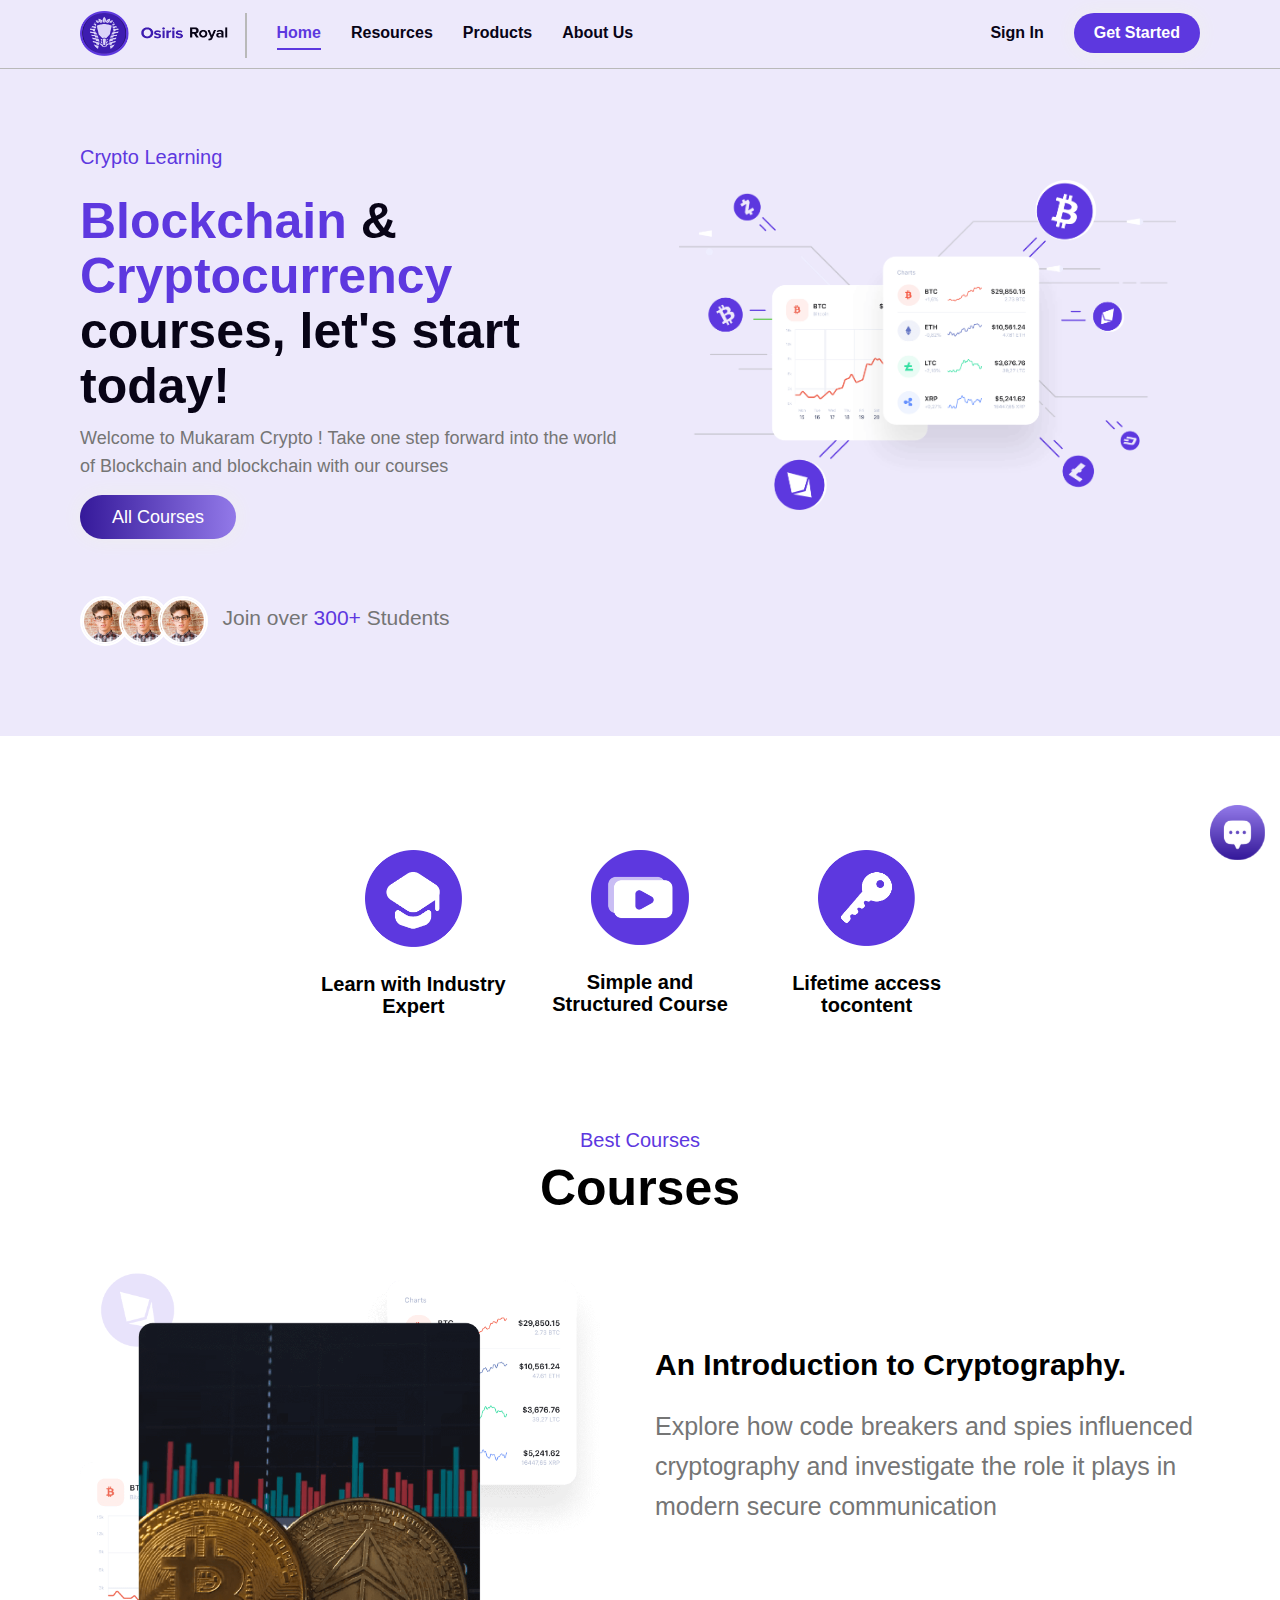
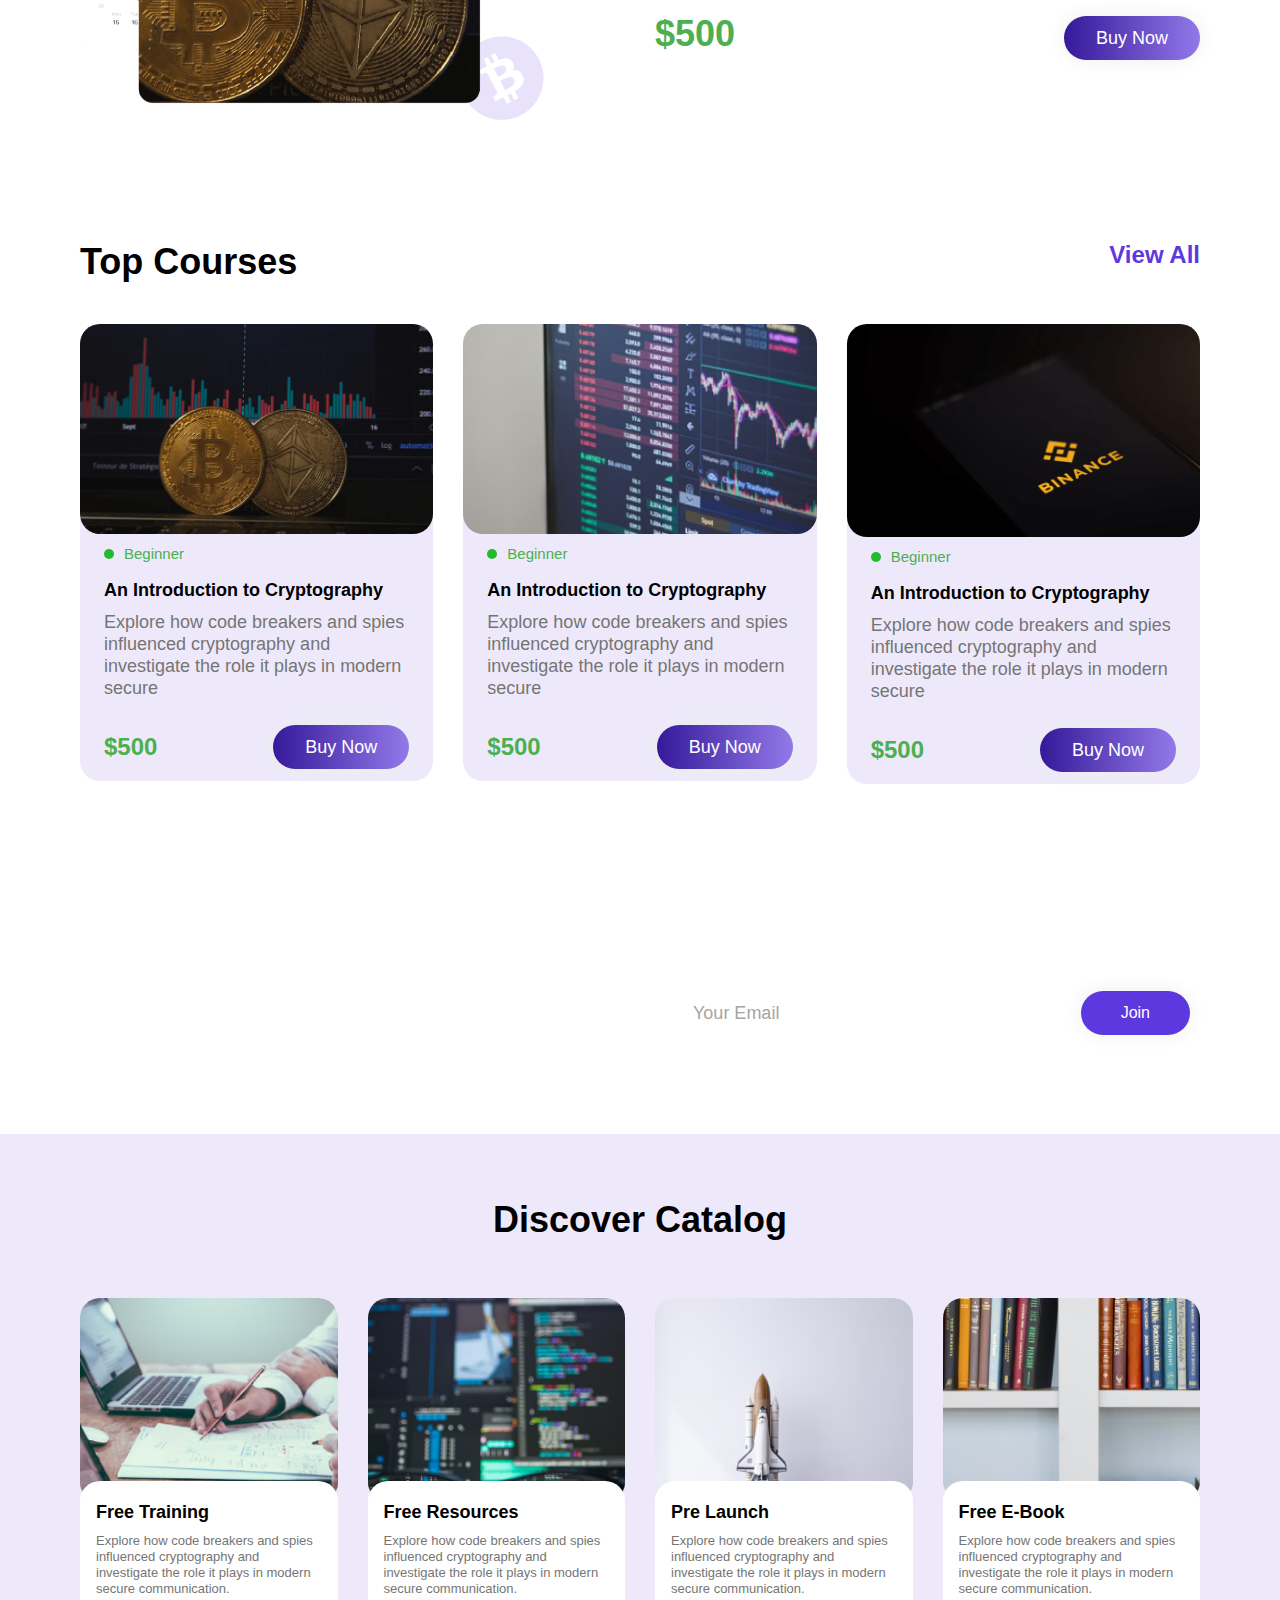
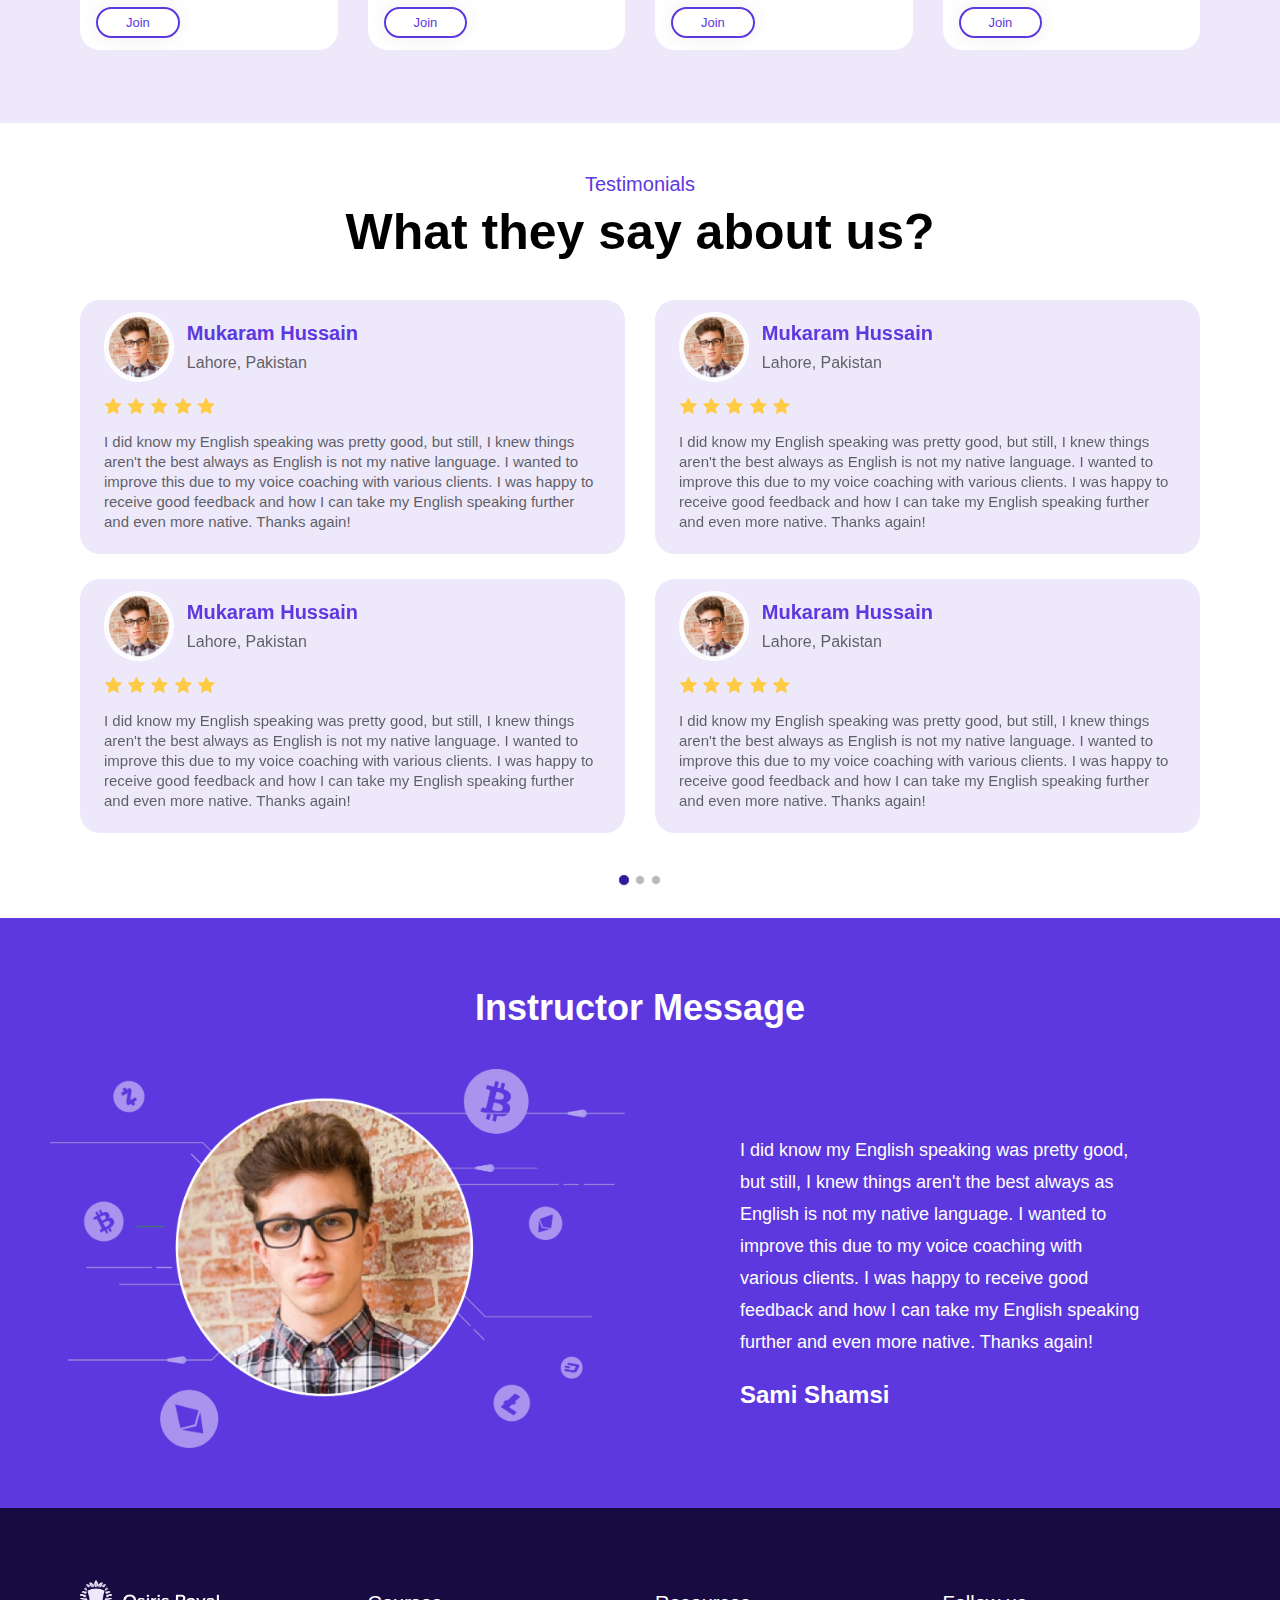
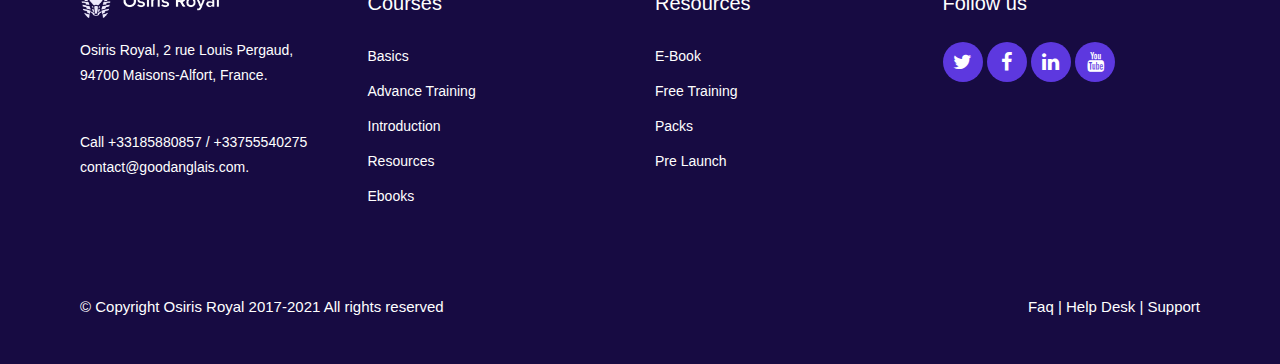
<file: index.html>
<!DOCTYPE html>
<html lang="en">
   <head>
      <title>Osrsis</title>
      <meta charset="utf-8">
      <meta name="viewport" content="width=device-width, initial-scale=1">
      <link rel="stylesheet" href="assets/bootstrap.min.css">
      <link rel=icon href=images/logo.jpeg sizes="16x16" type="image/jpef">
      <link rel="stylesheet" href="assets/w3.css">
      <link rel="stylesheet" href="assets/style.css">
      <link rel="stylesheet" href="https://cdnjs.cloudflare.com/ajax/libs/font-awesome/4.7.0/css/font-awesome.min.css">
      <script src="assets/jquery-3.5.1.min.js"></script>
      <script src="assets/javascript.js"></script>
      <script src="assets/bootstrap.min.js"></script>
   </head>
   <body id="myPage">
      <nav class="navbar navbar-default navbar-fixed-top">
         <div class="container">
            <div class="navbar-header">
               <button type="button" class="navbar-toggle" data-toggle="collapse" data-target="#myNavbar">
               <span class="icon-bar"></span>
               <span class="icon-bar"></span>
               <span class="icon-bar"></span>                        
               </button>
               <a class="navbar-brand" href="#myPage"><img src="images/HomePage/logo.png" alt="ARP L.L.C" class="logo-img-style">
               </a>
               <a class="navbar-brand">
                  <div class="menu-vr-line">
                  </div>
               </a>
            </div>
            <div class="collapse navbar-collapse" id="myNavbar">
               <ul class="nav navbar-nav">
                  <li><a href="index.html" class="active-nav">Home</a></li>
                  <li><a href="resources.html" >Resources</a></li>
                  <li><a href="products.html">Products</a></li>
                  <li><a href="about_us.html">About Us</a></li>
               </ul>
               <ul class="nav navbar-nav navbar-right">
                  <li><a href="sign_in.html" > Sign In</a></li>
                  <li><a href="sign_up.html"><button class="btn-nav-manu main-col-bg">Get Started</button></a></li>
               </ul>
            </div>
         </div>
      </nav>
      <!--header-->
      <div class="jumbotron bg-grey">
         <div class="container">
            <div class="row">
               <div class="col-sm-12 col-md-6 col-lg-6">
                  <h4 class="main-col w3-padding-16">Crypto Learning</h4>
                  <h1 class="main-col font-w-700">Blockchain <span class="text-col">&</span> Cryptocurrency <span class="text-col">courses, let's start today!</span></h1>
                  <p class="w3-text-gray header-small-text">Welcome to Mukaram Crypto ! Take one step forward into the
                     world of Blockchain and blockchain with our courses
                  </p>
                  <p><button class="btn-grad">All Courses</button></p>
                  <div class="horizontal-list w3-padding-32-top">
                     <ul>
                        <li><img src="images/HomePage/boy.png" class="list-img-style"></li>
                        <li><img src="images/HomePage/boy.png" class="list-img-style"></li>
                        <li><img src="images/HomePage/boy.png" class="list-img-style"></li>
                        <li>
                           <p class="w3-text-gray">Join over <span class="main-col">300+ </span>Students</p>
                        </li>
                     </ul>
                  </div>
               </div>
               <div class="col-sm-12 col-md-6 col-lg-6 w3-padding-48-top">
                  <div class="w3-padding-large ">
                     <img class="w3-image" src="images/HomePage/header.png">
                  </div>
               </div>
            </div>
         </div>
      </div>
      <!--(Services Section) -->
      <div id="services" class=" text-center w3-text-black w3-padding-40 w3-white">
         <div class="container">
            <div class="row w3-content-2 w3-padding-32-top">
               <div class="col-sm-4  w3-padding">
                  <img src="images/HomePage/cap.png" class="w3-image service-img">
                  <h4 class="w3-padding-16-top font-w-700">Learn with Industry Expert</h4>
               </div>
               <div class="col-sm-4 w3-padding">
                  <img src="images/HomePage/yv.png" class="w3-image service-img">
                  <h4 class="w3-padding-16-top font-w-700">Simple and Structured Course</h4>
               </div>
               <div class="col-sm-4 w3-padding">
                  <img src="images/HomePage/key.png" class="w3-image service-img">
                  <h4 class="w3-padding-16-top font-w-700">Lifetime access tocontent</h4>
               </div>
            </div>
         </div>
      </div>
      <!-- Crypto -->
      <div id="crypto" class="w3-white w3-text-black w3-padding-40">
         <h4 class="main-col text-center">Best Courses</h4>
         <h1 class="font-w-700 text-center">Courses</h1>
         <div class="container">
            <div class="row w3-padding-32">
               <div class="col-sm-12 col-md-6 col-lg-6 w3-center">
                  <img class="w3-image mask-image" src="images/HomePage/mask-bg.png">
               </div>
               <div class="col-sm-12 col-md-6 col-lg-6 padding-top-80">
                  <h2 class="font-w-700 crypto">An Introduction to Cryptography.</h2>
                  <br>
                  <p class="w3-text-gray course-text">Explore how code breakers and spies
                     influenced cryptography and investigate 
                     the role it plays in modern secure 
                     communication
                  </p>
                  <div class="padding-top-80">
                     <div class="w3-left price-style" ><span class="w3-xxlarge w3-text-green" ><strong>$500</strong></span></div>
                     <div class="w3-right"><button class="btn-grad" onclick="BuyNow()">Buy Now</button></div>
                  </div>
               </div>
            </div>
         </div>
      </div>
      <!-- Courses -->
      <div id="courses" class="w3-text-black w3-padding-40  w3-white">
         <div class="container">
            <h4 class="main-col font-w-700 w3-xlarge w3-right">View All</h4>
            <h2 class="font-w-700 w3-xxlarge w3-left">Top Courses</h2>
         </div>
         <div class="container">
            <div class="row w3-padding-32">
               <div class="col-sm-6 col-xs-12 col-md-6 col-lg-4 w3-margin-bottom-15">
                  <div class="w3-border-radius-20 bg-gray">
                     <a href="file.html">
                        <div class="containerr">
                           <img src="images/HomePage/maskg.png" alt="TravelandShopping" class="w3-image w3-border-radius-20" loading="">
                           <div class="overlayy">
                              <div class="text">See More</div>
                           </div>
                        </div>
                     </a>
                     <div class="w3-container w3-padding-large">
                        <div class="w3-row">
                           <div class="w3-col width-20" >
                              <p class="w3-green dot-style"></p>
                           </div>
                           <div class="w3-rest">
                              <p class="w3-text-green">Beginner</p>
                           </div>
                        </div>
                        <h5 class="font-w-700">An Introduction to Cryptography</h5>
                        <p class="w3-text-gray top-course-text">Explore how code breakers and spies
                           influenced cryptography and investigate 
                           the role it plays in modern secure 
                        </p>
                        <div class="w3-padding-16">
                           <div class="w3-left w3-padding-10"><span class="w3-xlarge w3-text-green"><strong>$500</strong></span></div>
                           <div class="w3-right"><button class="btn-grad">Buy Now</button></div>
                        </div>
                     </div>
                  </div>
               </div>
               <div class="col-sm-6 col-xs-12 col-md-6 col-lg-4 w3-margin-bottom-15">
                  <div class="w3-border-radius-20 bg-gray">
                     <a href="Tfile.html">
                        <div class="containerr">
                           <img src="images/HomePage/maskg2.png" alt="TravelandShopping" class="w3-image  w3-border-radius-20" loading="">
                           <div class="overlayy">
                              <div class="text">See More</div>
                           </div>
                        </div>
                     </a>
                     <div class="w3-container w3-padding-large">
                        <div class="w3-row">
                           <div class="w3-col width-20" >
                              <p class="w3-green dot-style"></p>
                           </div>
                           <div class="w3-rest">
                              <p class="w3-text-green">Beginner</p>
                           </div>
                        </div>
                        <h5 class="font-w-700">An Introduction to Cryptography</h5>
                        <p class="w3-text-gray top-course-text">Explore how code breakers and spies
                           influenced cryptography and investigate 
                           the role it plays in modern secure 
                        </p>
                        <div class="w3-padding-16">
                           <div class="w3-left w3-padding-10"><span class="w3-xlarge w3-text-green"><strong>$500</strong></span></div>
                           <div class="w3-right"><button class="btn-grad">Buy Now</button></div>
                        </div>
                     </div>
                  </div>
               </div>
               <div class="col-sm-6 col-xs-12 col-md-6 col-lg-4 w3-margin-bottom-15">
                  <div class="w3-border-radius-20 bg-gray">
                     <a href="file.html">
                        <div class="containerr">
                           <img src="images/HomePage/binance.png" alt="TravelandShopping" class="w3-image  w3-border-radius-20" loading="">
                           <div class="overlayy">
                              <div class="text">See More</div>
                           </div>
                        </div>
                     </a>
                     <div class="w3-container w3-padding-large">
                        <div class="w3-row">
                           <div class="w3-col width-20" >
                              <p class="w3-green dot-style"></p>
                           </div>
                           <div class="w3-rest">
                              <p class="w3-text-green">Beginner</p>
                           </div>
                        </div>
                        <h5 class="font-w-700">An Introduction to Cryptography</h5>
                        <p class="w3-text-gray top-course-text">Explore how code breakers and spies
                           influenced cryptography and investigate 
                           the role it plays in modern secure 
                        </p>
                        <div class="w3-padding-16">
                           <div class="w3-left w3-padding-10"><span class="w3-xlarge w3-text-green"><strong>$500</strong></span></div>
                           <div class="w3-right"><button class="btn-grad">Buy Now</button></div>
                        </div>
                     </div>
                  </div>
               </div>
            </div>
         </div>
      </div>
      <!-- email-section -->
      <div id="email" class="w3-text-black w3-padding-40-top">
         <div class="bgimg-1" id="home">
            <div class="container">
               <div class="row w3-padding-32-top">
                  <div class="col-sm-12  col-md-12 col-lg-6 ">
                     <h2 class="font-w-700 w3-xxlarge w3-text-white">Get Monthly Update</h2>
                     <br>
                     <p class="w3-text-white signup-text">Sign up to our regular newsletter for<br> 
                        news, insight and latest courses
                     </p>
                  </div>
                  <div class="col-sm-12  col-md-12 col-lg-6 w3-padding-32-top">
                     <div class="wrapper">
                        <div class="box">
                           <input type="text" name="" placeholder="Your Email">
                           <button class="btn-form main-col-bg">Join</button>
                        </div>
                     </div>
                  </div>
               </div>
            </div>
         </div>
      </div>
      <!-- course catalogue Image with Logo Text -->
      <div id="catalog" class="w3-text-black bg-gray w3-padding-40">
         <div class="container">
            <h2 class="font-w-700 w3-xxlarge text-center w3-padding-16">Discover Catalog</h2>
            <div class="row w3-padding-32-top">
               <div class="col-sm-6 col-xs-12 col-md-6 col-lg-3 w3-margin-bottom-15">
                  <div class="card">
                     <img src="images/HomePage/c3.png" alt="catalog" class="cat-img-style">
                     <div class="cat-con-style w3-container w3-padding">
                        <h5 class="font-w-700">Free Training</h5>
                        <p class="w3-text-gray catalog-text">Explore how code breakers and spies
                           influenced cryptography and investigate 
                           the role it plays in modern secure 
                           communication.
                        </p>
                        <div class="w3-padding-8">
                           <div ><button class="btn-nav-border">Join</button></div>
                        </div>
                     </div>
                  </div>
               </div>
               <div class="col-sm-6 col-xs-12 col-md-6 col-lg-3 w3-margin-bottom-15">
                  <div class="card">
                     <img src="images/HomePage/c2.png" alt="catalog" class="cat-img-style">
                     <div class="cat-con-style w3-container w3-padding">
                        <h5 class="font-w-700">Free Resources</h5>
                        <p class="w3-text-gray catalog-text">Explore how code breakers and spies
                           influenced cryptography and investigate 
                           the role it plays in modern secure 
                           communication.
                        </p>
                        <div class="w3-padding-8">
                           <div ><button class="btn-nav-border">Join</button></div>
                        </div>
                     </div>
                  </div>
               </div>
               <div class="col-sm-6 col-xs-12 col-md-6 col-lg-3 w3-margin-bottom-15">
                  <div class="card">
                     <img src="images/HomePage/c1.png" alt="catalog" class="cat-img-style">
                     <div class="cat-con-style w3-container w3-padding">
                        <h5 class="font-w-700">Pre Launch</h5>
                        <p class="w3-text-gray catalog-text">Explore how code breakers and spies
                           influenced cryptography and investigate 
                           the role it plays in modern secure 
                           communication.
                        </p>
                        <div class="w3-padding-8">
                           <div ><button class="btn-nav-border">Join</button></div>
                        </div>
                     </div>
                  </div>
               </div>
               <div class="col-sm-6 col-xs-12 col-md-6 col-lg-3 w3-margin-bottom-15">
                  <div class="card">
                     <img src="images/HomePage/c4.png" alt="catalog" class="cat-img-style">
                     <div class="cat-con-style w3-container w3-padding">
                        <h5 class="font-w-700">Free E-Book</h5>
                        <p class="w3-text-gray catalog-text">Explore how code breakers and spies
                           influenced cryptography and investigate 
                           the role it plays in modern secure 
                           communication.
                        </p>
                        <div class="w3-padding-8">
                           <div ><button class="btn-nav-border">Join</button></div>
                        </div>
                     </div>
                  </div>
               </div>
            </div>
         </div>
      </div>
      <!--catalog-->
      <!--testimonial-->
      <div id="crousal" class="w3-text-black w3-padding-40 w3-white">
         <h4 class="main-col text-center">Testimonials</h4>
         <h1 class="font-w-700 text-center">What they say about us?</h1>
         <br><br>
         <div class="container">
            <div id="myCarousel" class="carousel slide" data-ride="carousel">
               <!-- Indicators -->
               <ol class="carousel-indicators" style="bottom:-40px">
                  <li data-target="#myCarousel" data-slide-to="0" class="active"></li>
                  <li data-target="#myCarousel" data-slide-to="1"></li>
                  <li data-target="#myCarousel" data-slide-to="2"></li>
               </ol>
               <!-- Wrapper for slides -->
               <div class="carousel-inner">
                  <div class="item active">
                     <div class="row">
                        <div class="col-sm-6 w3-margin-bottom-25">
                           <div class="w3-border-radius-20 bg-gray w3-padding-large">
                              <div class="w3-row">
                                 <div class="w3-col l2"><img src="images/HomePage/boy.png" class="slide-img-style"></div>
                                 <div class="w3-col l8">
                                    <h4 class="main-col font-w-700">Mukaram Hussain</h4>
                                    <h6 class="w3-opacity">Lahore, Pakistan</h6>
                                 </div>
                              </div>
                              <!--w3-row-->
                              <div class="w3-row">
                                 <div class="rating-stars">
                                    <ul>
                                       <li><i class="fa fa-star"></i></li>
                                       <li><i class="fa fa-star"></i></li>
                                       <li><i class="fa fa-star"></i></li>
                                       <li><i class="fa fa-star"></i></li>
                                       <li><i class="fa fa-star"></i></li>
                                    </ul>
                                 </div>
                                 <!--stars-->
                                 <p class="w3-opacity">I did know my English speaking was pretty good, but still, I knew things aren't the
                                    best always as English is not my native language. I wanted to improve this due to
                                    my voice coaching with various clients. I was happy to receive good feedback and
                                    how I can take my English speaking further and even more native. Thanks again!
                                 </p>
                              </div>
                              <!--row second-->         
                           </div>
                        </div>
                        <!--col-sm-6-->
                        <div class="col-sm-6 w3-margin-bottom-25">
                           <div class="w3-border-radius-20 bg-gray w3-padding-large">
                              <div class="w3-row">
                                 <div class="w3-col l2"><img src="images/HomePage/boy.png" class="slide-img-style"></div>
                                 <div class="w3-col l8">
                                    <h4 class="main-col font-w-700">Mukaram Hussain</h4>
                                    <h6 class="w3-opacity">Lahore, Pakistan</h6>
                                 </div>
                              </div>
                              <!--w3-row-->
                              <div class="w3-row">
                                 <div class="rating-stars">
                                    <ul>
                                       <li><i class="fa fa-star"></i></li>
                                       <li><i class="fa fa-star"></i></li>
                                       <li><i class="fa fa-star"></i></li>
                                       <li><i class="fa fa-star"></i></li>
                                       <li><i class="fa fa-star"></i></li>
                                    </ul>
                                 </div>
                                 <!--stars-->
                                 <p class="w3-opacity">I did know my English speaking was pretty good, but still, I knew things aren't the
                                    best always as English is not my native language. I wanted to improve this due to
                                    my voice coaching with various clients. I was happy to receive good feedback and
                                    how I can take my English speaking further and even more native. Thanks again!
                                 </p>
                              </div>
                              <!--row second-->         
                           </div>
                        </div>
                        <!--col-sm-6-->
                        <div class="col-sm-6 w3-margin-bottom-25">
                           <div class="w3-border-radius-20 bg-gray w3-padding-large">
                              <div class="w3-row">
                                 <div class="w3-col l2"><img src="images/HomePage/boy.png" class="slide-img-style"></div>
                                 <div class="w3-col l8">
                                    <h4 class="main-col font-w-700">Mukaram Hussain</h4>
                                    <h6 class="w3-opacity">Lahore, Pakistan</h6>
                                 </div>
                              </div>
                              <!--w3-row-->
                              <div class="w3-row">
                                 <div class="rating-stars">
                                    <ul>
                                       <li><i class="fa fa-star"></i></li>
                                       <li><i class="fa fa-star"></i></li>
                                       <li><i class="fa fa-star"></i></li>
                                       <li><i class="fa fa-star"></i></li>
                                       <li><i class="fa fa-star"></i></li>
                                    </ul>
                                 </div>
                                 <!--stars-->
                                 <p class="w3-opacity">I did know my English speaking was pretty good, but still, I knew things aren't the
                                    best always as English is not my native language. I wanted to improve this due to
                                    my voice coaching with various clients. I was happy to receive good feedback and
                                    how I can take my English speaking further and even more native. Thanks again!
                                 </p>
                              </div>
                              <!--row second-->         
                           </div>
                        </div>
                        <!--col-sm-6-->
                        <div class="col-sm-6  w3-margin-bottom-25">
                           <div class="w3-border-radius-20 bg-gray w3-padding-large">
                              <div class="w3-row">
                                 <div class="w3-col l2"><img src="images/HomePage/boy.png" class="slide-img-style"></div>
                                 <div class="w3-col l8">
                                    <h4 class="main-col font-w-700">Mukaram Hussain</h4>
                                    <h6 class="w3-opacity">Lahore, Pakistan</h6>
                                 </div>
                              </div>
                              <!--w3-row-->
                              <div class="w3-row">
                                 <div class="rating-stars">
                                    <ul>
                                       <li><i class="fa fa-star"></i></li>
                                       <li><i class="fa fa-star"></i></li>
                                       <li><i class="fa fa-star"></i></li>
                                       <li><i class="fa fa-star"></i></li>
                                       <li><i class="fa fa-star"></i></li>
                                    </ul>
                                 </div>
                                 <!--stars-->
                                 <p class="w3-opacity">I did know my English speaking was pretty good, but still, I knew things aren't the
                                    best always as English is not my native language. I wanted to improve this due to
                                    my voice coaching with various clients. I was happy to receive good feedback and
                                    how I can take my English speaking further and even more native. Thanks again!
                                 </p>
                              </div>
                              <!--row second-->         
                           </div>
                        </div>
                        <!--col-sm-6-->
                     </div>
                     <!--main-row-->
                  </div>
                  <div class="item">
                     <div class="row">
                        <div class="col-sm-6 w3-margin-bottom-25">
                           <div class="w3-border-radius-20 bg-gray w3-padding-large">
                              <div class="w3-row">
                                 <div class="w3-col l2"><img src="images/HomePage/boy.png" class="slide-img-style"></div>
                                 <div class="w3-col l8">
                                    <h4 class="main-col font-w-700">Mukaram Hussain</h4>
                                    <h6 class="w3-opacity">Lahore, Pakistan</h6>
                                 </div>
                              </div>
                              <!--w3-row-->
                              <div class="w3-row">
                                 <div class="rating-stars">
                                    <ul>
                                       <li><i class="fa fa-star"></i></li>
                                       <li><i class="fa fa-star"></i></li>
                                       <li><i class="fa fa-star"></i></li>
                                       <li><i class="fa fa-star"></i></li>
                                       <li><i class="fa fa-star"></i></li>
                                    </ul>
                                 </div>
                                 <!--stars-->
                                 <p class="w3-opacity">I did know my English speaking was pretty good, but still, I knew things aren't the
                                    best always as English is not my native language. I wanted to improve this due to
                                    my voice coaching with various clients. I was happy to receive good feedback and
                                    how I can take my English speaking further and even more native. Thanks again!
                                 </p>
                              </div>
                              <!--row second-->         
                           </div>
                        </div>
                        <!--col-sm-6-->
                        <div class="col-sm-6 w3-margin-bottom-25">
                           <div class="w3-border-radius-20 bg-gray w3-padding-large">
                              <div class="w3-row">
                                 <div class="w3-col l2"><img src="images/HomePage/boy.png" class="slide-img-style"></div>
                                 <div class="w3-col l8">
                                    <h4 class="main-col font-w-700">Mukaram Hussain</h4>
                                    <h6 class="w3-opacity">Lahore, Pakistan</h6>
                                 </div>
                              </div>
                              <!--w3-row-->
                              <div class="w3-row">
                                 <div class="rating-stars">
                                    <ul>
                                       <li><i class="fa fa-star"></i></li>
                                       <li><i class="fa fa-star"></i></li>
                                       <li><i class="fa fa-star"></i></li>
                                       <li><i class="fa fa-star"></i></li>
                                       <li><i class="fa fa-star"></i></li>
                                    </ul>
                                 </div>
                                 <!--stars-->
                                 <p class="w3-opacity">I did know my English speaking was pretty good, but still, I knew things aren't the
                                    best always as English is not my native language. I wanted to improve this due to
                                    my voice coaching with various clients. I was happy to receive good feedback and
                                    how I can take my English speaking further and even more native. Thanks again!
                                 </p>
                              </div>
                              <!--row second-->         
                           </div>
                        </div>
                        <!--col-sm-6-->
                        <div class="col-sm-6 w3-margin-bottom-25">
                           <div class="w3-border-radius-20 bg-gray w3-padding-large">
                              <div class="w3-row">
                                 <div class="w3-col l2"><img src="images/HomePage/boy.png" class="slide-img-style"></div>
                                 <div class="w3-col l8">
                                    <h4 class="main-col font-w-700">Mukaram Hussain</h4>
                                    <h6 class="w3-opacity">Lahore, Pakistan</h6>
                                 </div>
                              </div>
                              <!--w3-row-->
                              <div class="w3-row">
                                 <div class="rating-stars">
                                    <ul>
                                       <li><i class="fa fa-star"></i></li>
                                       <li><i class="fa fa-star"></i></li>
                                       <li><i class="fa fa-star"></i></li>
                                       <li><i class="fa fa-star"></i></li>
                                       <li><i class="fa fa-star"></i></li>
                                    </ul>
                                 </div>
                                 <!--stars-->
                                 <p class="w3-opacity">I did know my English speaking was pretty good, but still, I knew things aren't the
                                    best always as English is not my native language. I wanted to improve this due to
                                    my voice coaching with various clients. I was happy to receive good feedback and
                                    how I can take my English speaking further and even more native. Thanks again!
                                 </p>
                              </div>
                              <!--row second-->         
                           </div>
                        </div>
                        <!--col-sm-6-->
                        <div class="col-sm-6  w3-margin-bottom-25">
                           <div class="w3-border-radius-20 bg-gray w3-padding-large">
                              <div class="w3-row">
                                 <div class="w3-col l2"><img src="images/HomePage/boy.png" class="slide-img-style"></div>
                                 <div class="w3-col l8">
                                    <h4 class="main-col font-w-700">Mukaram Hussain</h4>
                                    <h6 class="w3-opacity">Lahore, Pakistan</h6>
                                 </div>
                              </div>
                              <!--w3-row-->
                              <div class="w3-row">
                                 <div class="rating-stars">
                                    <ul>
                                       <li><i class="fa fa-star"></i></li>
                                       <li><i class="fa fa-star"></i></li>
                                       <li><i class="fa fa-star"></i></li>
                                       <li><i class="fa fa-star"></i></li>
                                       <li><i class="fa fa-star"></i></li>
                                    </ul>
                                 </div>
                                 <!--stars-->
                                 <p class="w3-opacity">I did know my English speaking was pretty good, but still, I knew things aren't the
                                    best always as English is not my native language. I wanted to improve this due to
                                    my voice coaching with various clients. I was happy to receive good feedback and
                                    how I can take my English speaking further and even more native. Thanks again!
                                 </p>
                              </div>
                              <!--row second-->         
                           </div>
                        </div>
                        <!--col-sm-6-->
                     </div>
                     <!--main-row-->
                  </div>
                  <div class="item">
                     <div class="row">
                        <div class="col-sm-6 w3-margin-bottom-25">
                           <div class="w3-border-radius-20 bg-gray w3-padding-large">
                              <div class="w3-row">
                                 <div class="w3-col l2"><img src="images/HomePage/boy.png" class="slide-img-style"></div>
                                 <div class="w3-col l8">
                                    <h4 class="main-col font-w-700">Mukaram Hussain</h4>
                                    <h6 class="w3-opacity">Lahore, Pakistan</h6>
                                 </div>
                              </div>
                              <!--w3-row-->
                              <div class="w3-row">
                                 <div class="rating-stars">
                                    <ul>
                                       <li><i class="fa fa-star"></i></li>
                                       <li><i class="fa fa-star"></i></li>
                                       <li><i class="fa fa-star"></i></li>
                                       <li><i class="fa fa-star"></i></li>
                                       <li><i class="fa fa-star"></i></li>
                                    </ul>
                                 </div>
                                 <!--stars-->
                                 <p class="w3-opacity">I did know my English speaking was pretty good, but still, I knew things aren't the
                                    best always as English is not my native language. I wanted to improve this due to
                                    my voice coaching with various clients. I was happy to receive good feedback and
                                    how I can take my English speaking further and even more native. Thanks again!
                                 </p>
                              </div>
                              <!--row second-->         
                           </div>
                        </div>
                        <!--col-sm-6-->
                        <div class="col-sm-6 w3-margin-bottom-25">
                           <div class="w3-border-radius-20 bg-gray w3-padding-large">
                              <div class="w3-row">
                                 <div class="w3-col l2"><img src="images/HomePage/boy.png" class="slide-img-style"></div>
                                 <div class="w3-col l8">
                                    <h4 class="main-col font-w-700">Mukaram Hussain</h4>
                                    <h6 class="w3-opacity">Lahore, Pakistan</h6>
                                 </div>
                              </div>
                              <!--w3-row-->
                              <div class="w3-row">
                                 <div class="rating-stars">
                                    <ul>
                                       <li><i class="fa fa-star"></i></li>
                                       <li><i class="fa fa-star"></i></li>
                                       <li><i class="fa fa-star"></i></li>
                                       <li><i class="fa fa-star"></i></li>
                                       <li><i class="fa fa-star"></i></li>
                                    </ul>
                                 </div>
                                 <!--stars-->
                                 <p class="w3-opacity">I did know my English speaking was pretty good, but still, I knew things aren't the
                                    best always as English is not my native language. I wanted to improve this due to
                                    my voice coaching with various clients. I was happy to receive good feedback and
                                    how I can take my English speaking further and even more native. Thanks again!
                                 </p>
                              </div>
                              <!--row second-->         
                           </div>
                        </div>
                        <!--col-sm-6-->
                        <div class="col-sm-6 w3-margin-bottom-25">
                           <div class="w3-border-radius-20 bg-gray w3-padding-large">
                              <div class="w3-row">
                                 <div class="w3-col l2"><img src="images/HomePage/boy.png" class="slide-img-style"></div>
                                 <div class="w3-col l8">
                                    <h4 class="main-col font-w-700">Mukaram Hussain</h4>
                                    <h6 class="w3-opacity">Lahore, Pakistan</h6>
                                 </div>
                              </div>
                              <!--w3-row-->
                              <div class="w3-row">
                                 <div class="rating-stars">
                                    <ul>
                                       <li><i class="fa fa-star"></i></li>
                                       <li><i class="fa fa-star"></i></li>
                                       <li><i class="fa fa-star"></i></li>
                                       <li><i class="fa fa-star"></i></li>
                                       <li><i class="fa fa-star"></i></li>
                                    </ul>
                                 </div>
                                 <!--stars-->
                                 <p class="w3-opacity">I did know my English speaking was pretty good, but still, I knew things aren't the
                                    best always as English is not my native language. I wanted to improve this due to
                                    my voice coaching with various clients. I was happy to receive good feedback and
                                    how I can take my English speaking further and even more native. Thanks again!
                                 </p>
                              </div>
                              <!--row second-->         
                           </div>
                        </div>
                        <!--col-sm-6-->
                        <div class="col-sm-6  w3-margin-bottom-25">
                           <div class="w3-border-radius-20 bg-gray w3-padding-large">
                              <div class="w3-row">
                                 <div class="w3-col l2"><img src="images/HomePage/boy.png" class="slide-img-style"></div>
                                 <div class="w3-col l8">
                                    <h4 class="main-col font-w-700">Mukaram Hussain</h4>
                                    <h6 class="w3-opacity">Lahore, Pakistan</h6>
                                 </div>
                              </div>
                              <!--w3-row-->
                              <div class="w3-row">
                                 <div class="rating-stars">
                                    <ul>
                                       <li><i class="fa fa-star"></i></li>
                                       <li><i class="fa fa-star"></i></li>
                                       <li><i class="fa fa-star"></i></li>
                                       <li><i class="fa fa-star"></i></li>
                                       <li><i class="fa fa-star"></i></li>
                                    </ul>
                                 </div>
                                 <!--stars-->
                                 <p class="w3-opacity">I did know my English speaking was pretty good, but still, I knew things aren't the
                                    best always as English is not my native language. I wanted to improve this due to
                                    my voice coaching with various clients. I was happy to receive good feedback and
                                    how I can take my English speaking further and even more native. Thanks again!
                                 </p>
                              </div>
                              <!--row second-->         
                           </div>
                        </div>
                        <!--col-sm-6-->
                     </div>
                     <!--main-row-->
                  </div>
               </div>
            </div>
         </div>
      </div>
      <!-- bg instructor with Logo Text -->
      <div id="instructor" class="w3-padding-40-top w3-text-white ">
         <div class="bg-2" id="home">
            <h2 class="font-w-700 w3-xxlarge text-center">Instructor Message</h2>
            <div class="container-fluid">
               <div class="row w3-padding-32-top">
                  <div class="col-sm-6 col-md-6 col-lg-6 w3-center">
                     <img class="w3-image mask-image" src="images/HomePage/inst.png">
                  </div>
                  <div class="col-sm-6 col-md-6 col-lg-6 w3-padding-40-inst">
                     <br>
                     <p class="inst-text w3-text-white ">I did know my English speaking was pretty 
                        good, but still, I knew things aren't the
                        best always as English is not my native 
                        language. I wanted to improve this due to
                        my voice coaching with various clients. I was 
                        happy to receive good feedback and 
                        how I can take my English speaking further
                        and even more native. Thanks again!
                     </p>
                     <br>
                     <div class="name-style"><span class="w3-xlarge"><strong>Sami Shamsi</strong></span></div>
                  </div>
               </div>
            </div>
         </div>
      </div>
      <!--footer-->
      <footer class="w3-padding-40">
         <div class="container">
            <div class="row w3-padding-32-top">
               <div class="col-xs-12 col-lg-3 col-md-6 col-sm-6 w3-padding-right-20">
                  <div class="w3-center-logo">
                     <img src="images/HomePage/logo-footer.png" alt="osris-logo" class="footer-logo">
                  </div>
                  <div class="caption w3-padding-40-top ">
                     <p class="footer-p-text footer-text-16 w3-text-white">Osiris Royal, 2 rue Louis Pergaud,
                        94700 Maisons-Alfort, France.
                     </p>
                  </div>
                  <div class="caption w3-padding-32-top ">
                     <p class="footer-p-text footer-text-16 w3-text-white">Call +33185880857 / +33755540275 
                        contact@goodanglais.com.
                     </p>
                  </div>
               </div>
               <div class="col-xs-12 col-lg-3 col-md-6 col-sm-6">
                  <h4 class="w3-padding-2-top w3-text-white">Courses</h4>
                  <div class="caption w3-padding-40-top ">
                     <p class="footer-p-text footer-text-16 w3-text-white">Basics</p>
                     <p class="footer-p-text footer-text-16 w3-text-white">Advance Training</p>
                     <p class="footer-p-text footer-text-16 w3-text-white">Introduction</p>
                     <p class="footer-p-text footer-text-16 w3-text-white">Resources</p>
                     <p class="footer-p-text footer-text-16 w3-text-white">Ebooks</p>
                  </div>
               </div>
               <div class=" col-xs-12 col-lg-3 col-md-6 col-sm-6">
                  <h4 class="w3-padding-2-top w3-text-white">Resources</h4>
                  <div class="caption w3-padding-40-top ">
                     <p class="footer-p-text footer-text-16 w3-text-white">E-Book</p>
                     <p class="footer-p-text footer-text-16 w3-text-white">Free Training</p>
                     <p class="footer-p-text footer-text-16 w3-text-white">Packs</p>
                     <p class="footer-p-text footer-text-16 w3-text-white">Pre Launch</p>
                  </div>
               </div>
               <div class="col-xs-12 col-lg-3 col-md-6 col-sm-6">
                  <h4 class="w3-padding-2-top w3-text-white">Follow us</h4>
                  <br>
                  <div class="icon-bar-2 f-h4">
                     <a href="#" class="twitter"><i class="fa fa-twitter"></i></a>
                     <a href="#" class="facebook"><i class="fa fa-facebook"></i></a>  
                     <a href="#" class="linkedin"><i class="fa fa-linkedin"></i></a>
                     <a href="#" class="youtube"><i class="fa fa-youtube"></i></a> 
                  </div>
               </div>
            </div>
            <!--row-->
            <div class="flex-container">
               <div>
                  <p>© Copyright Osiris Royal 2017-2021 All rights reserved</p>
               </div>
               <div>
                  <p>Faq | Help Desk | Support</p>
               </div>
            </div>
         </div>
         <!--container-->
         <!--modal for buy now-->
         <div id="id01" class="w3-modal">
            <div class="w3-modal-content w3-border-radius-20">
               <div class="w3-container padding-t-b">
                  <p class="main-col">Welcome to Osiris Royal</p>
                  <h4 class="w3-text-black font-w-700">Login to your account</h4>
                  <div onclick="document.getElementById('id01').style.display='none'" class="close-circle"><i class="fa fa-times"></i></div>
                  <form class="" action="/action_page.php">
                     <br>
                     <p class="w3-text-black margin-t-b">Email</p>
                     <input class="w3-input w3-border w3-border-rad " placeholder="email@gmail.com" name="first" type="email">
                     <br>
                     <p class="w3-text-black margin-t-b">Password</p>
                     <input class="w3-input w3-border w3-border-rad" id="pass" name="pass" placeholder="password" type="password" required>
                     <br>
                     <div class="w3-left"><input class="w3-radio " type="radio" name="gender" value="male" > <span class="font-size-12"> Remember me</span></div>
                     <div class="w3-right font-size-12 top-m-14"><a href="#"> Forgot Password?</a></div>
                     <br><br> <br> 
                     <p><button class="btn-nav-login main-col-bg btn-100 font-w-700">Login now</button></p>
                     <p><button class="btn-nav-login google-btn-col btn-100 w3-text-white font-w-700"><img src="images/Sign in/g-icon.png" class="google-icon"> &nbsp;Or sign-in with google</button></p>
                     <br><br>
                     <p class="w3-center">Don't have an account? <span class="main-col"><a href="sign_up.html">Sign up now</a></span></p>
                  </form>
               </div>
            </div>
         </div>
      </footer>
      <div class="chat-icon"><a href='#' target='_blank'><img src="images/AboutUs/chat-icon.png" class="chat-icon-style"></a></div>  
   </body>
</html>
</file>
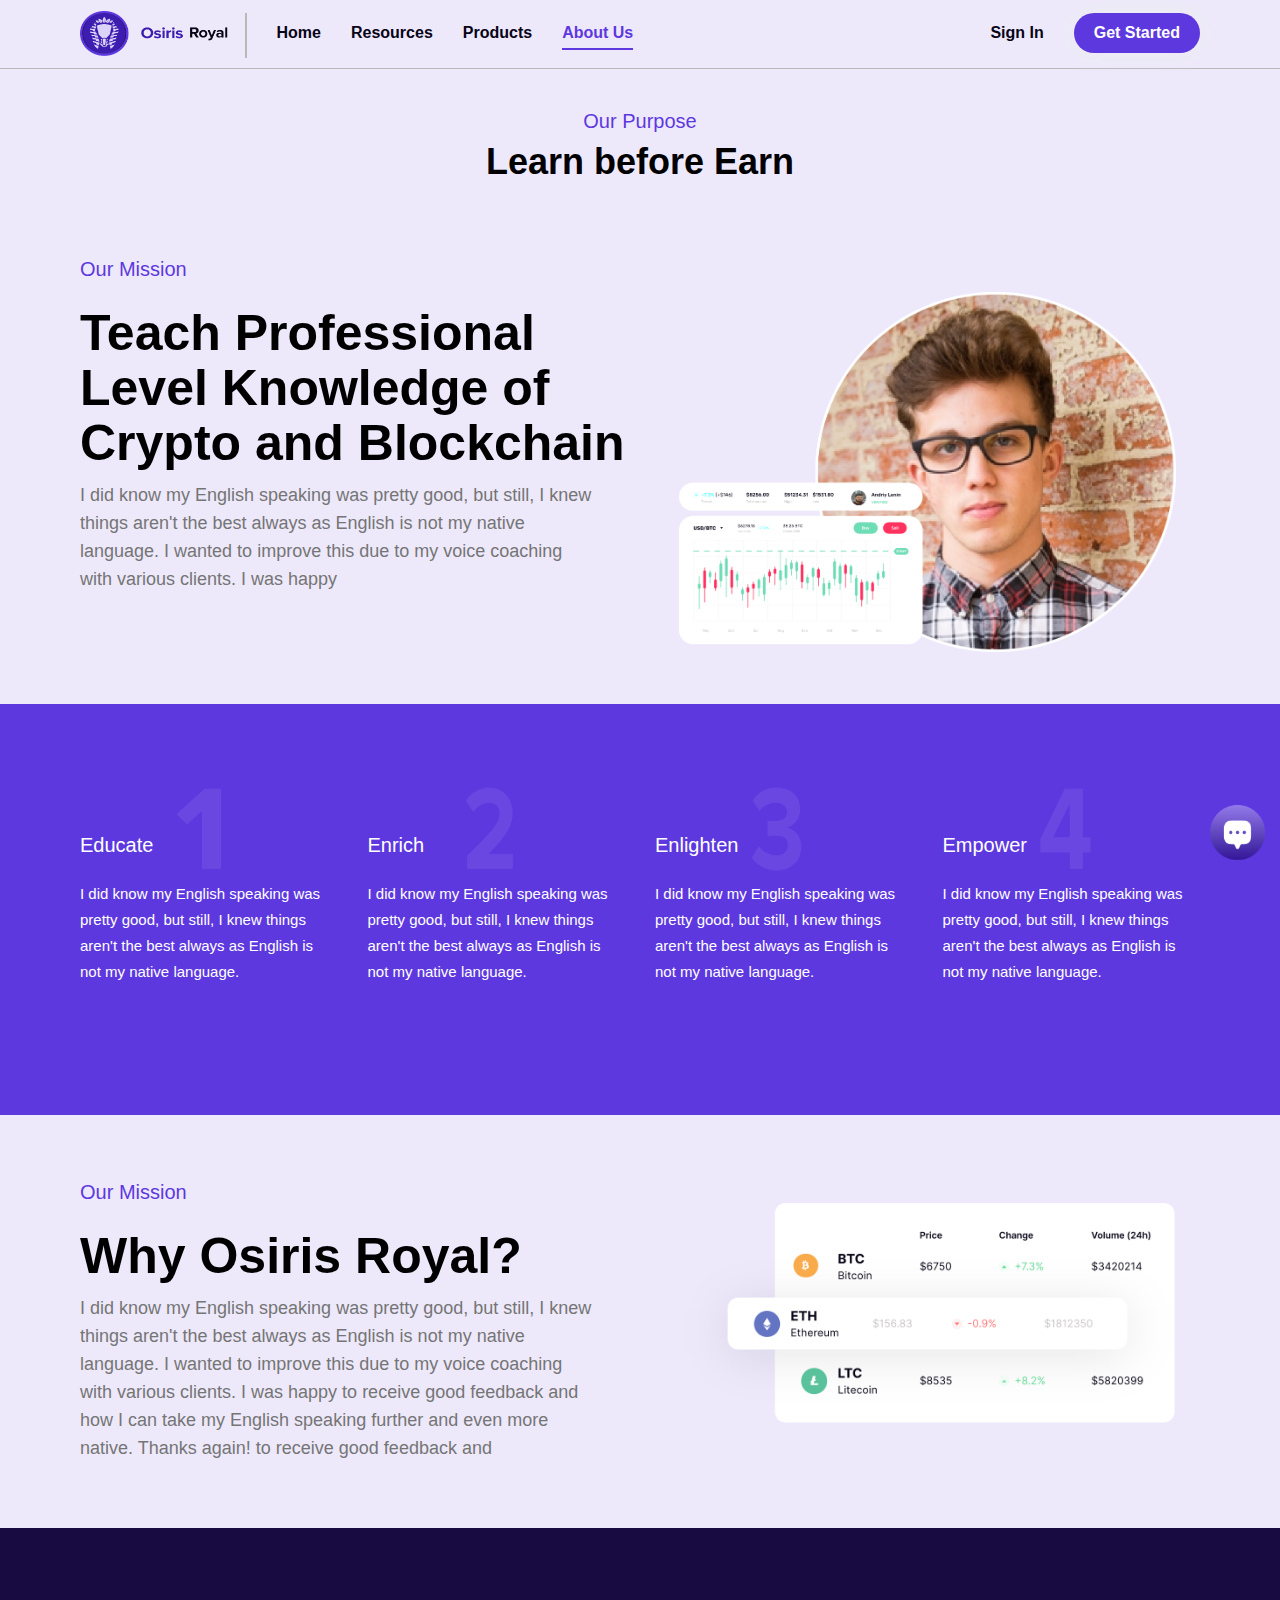
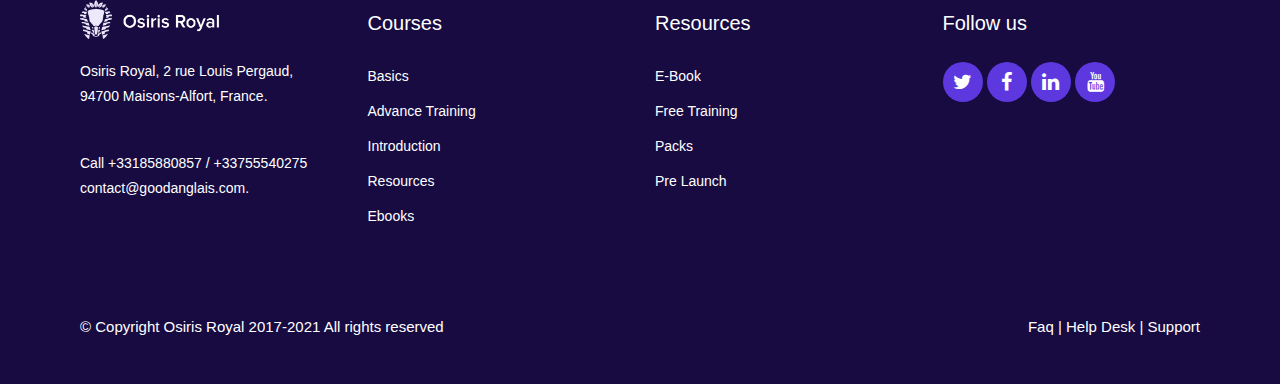
<file: about_us.html>
<!DOCTYPE html>
<html lang="en">
   <head>
      <title>Osrsis</title>
      <meta charset="utf-8">
      <meta name="viewport" content="width=device-width, initial-scale=1">
      <link rel="stylesheet" href="assets/bootstrap.min.css">
      <link rel=icon href=images/logo.jpeg sizes="16x16" type="image/jpef">
      <link rel="stylesheet" href="assets/w3.css">
      <link rel="stylesheet" href="assets/style.css">
      <link rel="stylesheet" href="https://cdnjs.cloudflare.com/ajax/libs/font-awesome/4.7.0/css/font-awesome.min.css">
      <script src="assets/jquery-3.5.1.min.js"></script>
      <script src="assets/javascript.js"></script>
      <script src="assets/bootstrap.min.js"></script>
   </head>
   <body id="myPage">
      <nav class="navbar navbar-default navbar-fixed-top">
         <div class="container">
            <div class="navbar-header">
               <button type="button" class="navbar-toggle" data-toggle="collapse" data-target="#myNavbar">
               <span class="icon-bar"></span>
               <span class="icon-bar"></span>
               <span class="icon-bar"></span>                        
               </button>
               <a class="navbar-brand" href="#myPage"><img src="images/HomePage/logo.png" alt="ARP L.L.C" class="logo-img-style">
               </a>
               <a class="navbar-brand">
                  <div class="menu-vr-line">
                  </div>
               </a>
            </div>
            <div class="collapse navbar-collapse" id="myNavbar">
               <ul class="nav navbar-nav">
                  <li><a href="index.html" >Home</a></li>
                  <li><a href="resources.html" >Resources</a></li>
                  <li><a href="products.html" >Products</a></li>
                  <li><a href="about_us.html" class="active-nav">About Us</a></li>
               </ul>
               <ul class="nav navbar-nav navbar-right">
                  <li><a href="sign_in.html"> Sign In</a></li>
                  <li><a href="sign_up.html"><button class="btn-nav-manu main-col-bg">Get Started</button></a></li>
               </ul>
            </div>
         </div>
      </nav>
      <!-- header-->
      <div id="header-section" class="w3-text-black bg-gray w3-padding-top-100">
        <div class="container">
            <h4 class="main-col text-center">Our Purpose</h4>
            <h2 class="font-w-700 w3-xxlarge text-center ">Learn before Earn</h2>        
                <div class="row w3-padding-40">
                   <div class="col-sm-12 col-md-6 col-lg-6">
                      <h4 class="main-col w3-padding-16 text-centered">Our Mission</h4>
                      <h1 class="font-w-700 w3-text-black text-centered">Teach Professional
                        Level Knowledge of
                        Crypto and Blockchain
                        </h1>
                      <p class="w3-text-gray header-small-text w3-padding-right-30 text-centered">I did know my English speaking was pretty good, but
                        still, I knew things aren't the
                        best always as English is not my native language. I
                        wanted to improve this due to
                        my voice coaching with various clients. I was happy 
                      </p>
                   </div>
                   <div class="col-sm-12 col-md-6 col-lg-6 w3-padding-48-top">
                      <div class="w3-padding-large text-centered">
                         <img class="w3-image" src="images/AboutUs/about-header.png">
                      </div>
                   </div>
                </div>
        </div><!--container-->
      </div>
      <!-- educate -->
      <div id="educate" class="w3-text-black w3-padding-40 main-col-bg">
       
           <div class="container">
              <div class="row w3-padding-40 ">
                 <div class="col-sm-12  col-md-6 col-lg-3 w3-display-container margin-top-bot">
                    <img src="images/AboutUs/1.png" class="edu-img-style">                   
                    <h4 class="w3-text-white">Educate</h4>
                     <br>
                    <p class="w3-text-white edu-p-text">I did know my English speaking was
                     pretty good, but still, I knew things
                     aren't the best always as English is
                     not my native language.
                    </p>
                 </div>
                 <div class="col-sm-12  col-md-6 col-lg-3 w3-display-container" style="margin:40px 0px 40px 0px;">
           <img src="images/AboutUs/2.png" class="edu-img-style">
                    
                  <h4 class="w3-text-white">Enrich</h4>
                    <br>
                    <p class="w3-text-white edu-p-text">I did know my English speaking was
                     pretty good, but still, I knew things
                     aren't the best always as English is
                     not my native language.
                    </p>
                 </div>
                 <div class="col-sm-12  col-md-6 col-lg-3 " style="margin:40px 0px 40px 0px;">
                  <img src="images/AboutUs/3.png" class="edu-img-style">
                    
                  <h4 class="w3-text-white">Enlighten</h4>
                   
                    <br>
                    <p class="w3-text-white edu-p-text">I did know my English speaking was
                     pretty good, but still, I knew things
                     aren't the best always as English is
                     not my native language.
                    </p>
                 </div>
                 <div class="col-sm-12  col-md-6 col-lg-3" style="margin:40px 0px 40px 0px;">
                  <img src="images/AboutUs/4.png" class="edu-img-style">
                    
                  <h4 class="w3-text-white">Empower</h4>
                    <br>
                    <p class="w3-text-white edu-p-text">I did know my English speaking was
                     pretty good, but still, I knew things
                     aren't the best always as English is
                     not my native language.
                    </p>
                 </div>
              </div>
           </div>
      
     </div>
       <!-- mission-section-->
       <div id="mission-section" class="w3-text-black bg-gray  w3-padding-top-40">
        <div class="container">        
                <div class="row w3-padding-40">
                   <div class="col-sm-12 col-md-6 col-lg-6 w3-margin-bottom-15">
                      <h4 class="main-col w3-padding-16 text-centered">Our Mission</h4>
                      <h1 class="font-w-700 w3-text-black text-centered">Why Osiris Royal?
                        </h1>
                      <p class="w3-text-gray header-small-text w3-padding-right-30 text-centered">I did know my English speaking was pretty good, but
                        still, I knew things aren't the
                        best always as English is not my native language. I
                        wanted to improve this due to
                        my voice coaching with various clients. I was happy
                        to receive good feedback and
                        how I can take my English speaking further and
                        even more native. Thanks again! to receive good
                        feedback and 
                      </p>
                   </div>
                   <div class="col-sm-12 col-md-6 col-lg-6 w3-padding-48-top">
                      <div class="w3-padding-largetext-centered">
                         <img class="w3-image" src="images/AboutUs/mission-sec.png">
                      </div>
                   </div>
                </div>
        </div><!--container-->
      </div>
      <!--footer-->
      <footer class="w3-padding-40">
         <div class="container">
            <div class="row w3-padding-32-top">
               <div class="col-xs-12 col-lg-3 col-md-6 col-sm-6 w3-padding-right-20">
                  <div class="w3-center-logo">
                     <img src="images/HomePage/logo-footer.png" alt="osris-logo" class="footer-logo">
                  </div>
                  <div class="caption w3-padding-40-top ">
                     <p class="footer-p-text footer-text-16 w3-text-white">Osiris Royal, 2 rue Louis Pergaud,
                        94700 Maisons-Alfort, France.
                     </p>
                  </div>
                  <div class="caption w3-padding-32-top ">
                     <p class="footer-p-text footer-text-16 w3-text-white">Call +33185880857 / +33755540275 
                        contact@goodanglais.com.
                     </p>
                  </div>
               </div>
               <div class="col-xs-12 col-lg-3 col-md-6 col-sm-6">
                  <h4 class="w3-padding-2-top w3-text-white">Courses</h4>
                  <div class="caption w3-padding-40-top ">
                     <p class="footer-p-text footer-text-16 w3-text-white">Basics</p>
                     <p class="footer-p-text footer-text-16 w3-text-white">Advance Training</p>
                     <p class="footer-p-text footer-text-16 w3-text-white">Introduction</p>
                     <p class="footer-p-text footer-text-16 w3-text-white">Resources</p>
                     <p class="footer-p-text footer-text-16 w3-text-white">Ebooks</p>
                  </div>
               </div>
               <div class=" col-xs-12 col-lg-3 col-md-6 col-sm-6">
                  <h4 class="w3-padding-2-top w3-text-white">Resources</h4>
                  <div class="caption w3-padding-40-top ">
                     <p class="footer-p-text footer-text-16 w3-text-white">E-Book</p>
                     <p class="footer-p-text footer-text-16 w3-text-white">Free Training</p>
                     <p class="footer-p-text footer-text-16 w3-text-white">Packs</p>
                     <p class="footer-p-text footer-text-16 w3-text-white">Pre Launch</p>
                  </div>
               </div>
               <div class="col-xs-12 col-lg-3 col-md-6 col-sm-6">
                  <h4 class="w3-padding-2-top w3-text-white">Follow us</h4>
                  <br>
                  <div class="icon-bar-2 f-h4">
                     <a href="#" class="twitter"><i class="fa fa-twitter"></i></a>
                     <a href="#" class="facebook"><i class="fa fa-facebook"></i></a>  
                     <a href="#" class="linkedin"><i class="fa fa-linkedin"></i></a>
                     <a href="#" class="youtube"><i class="fa fa-youtube"></i></a> 
                  </div>
               </div>
            </div><!--row-->
            <div class="flex-container">
                  <div><p>© Copyright Osiris Royal 2017-2021 All rights reserved</p></div>
                  <div><p>Faq | Help Desk | Support</p></div>
            </div>
         
         </div><!--container-->
      </footer>
      <div class="chat-icon"><a href='#' target='_blank'><img src="images/AboutUs/chat-icon.png" class="chat-icon-style"></a></div> 
   </body>
</html>
</file>
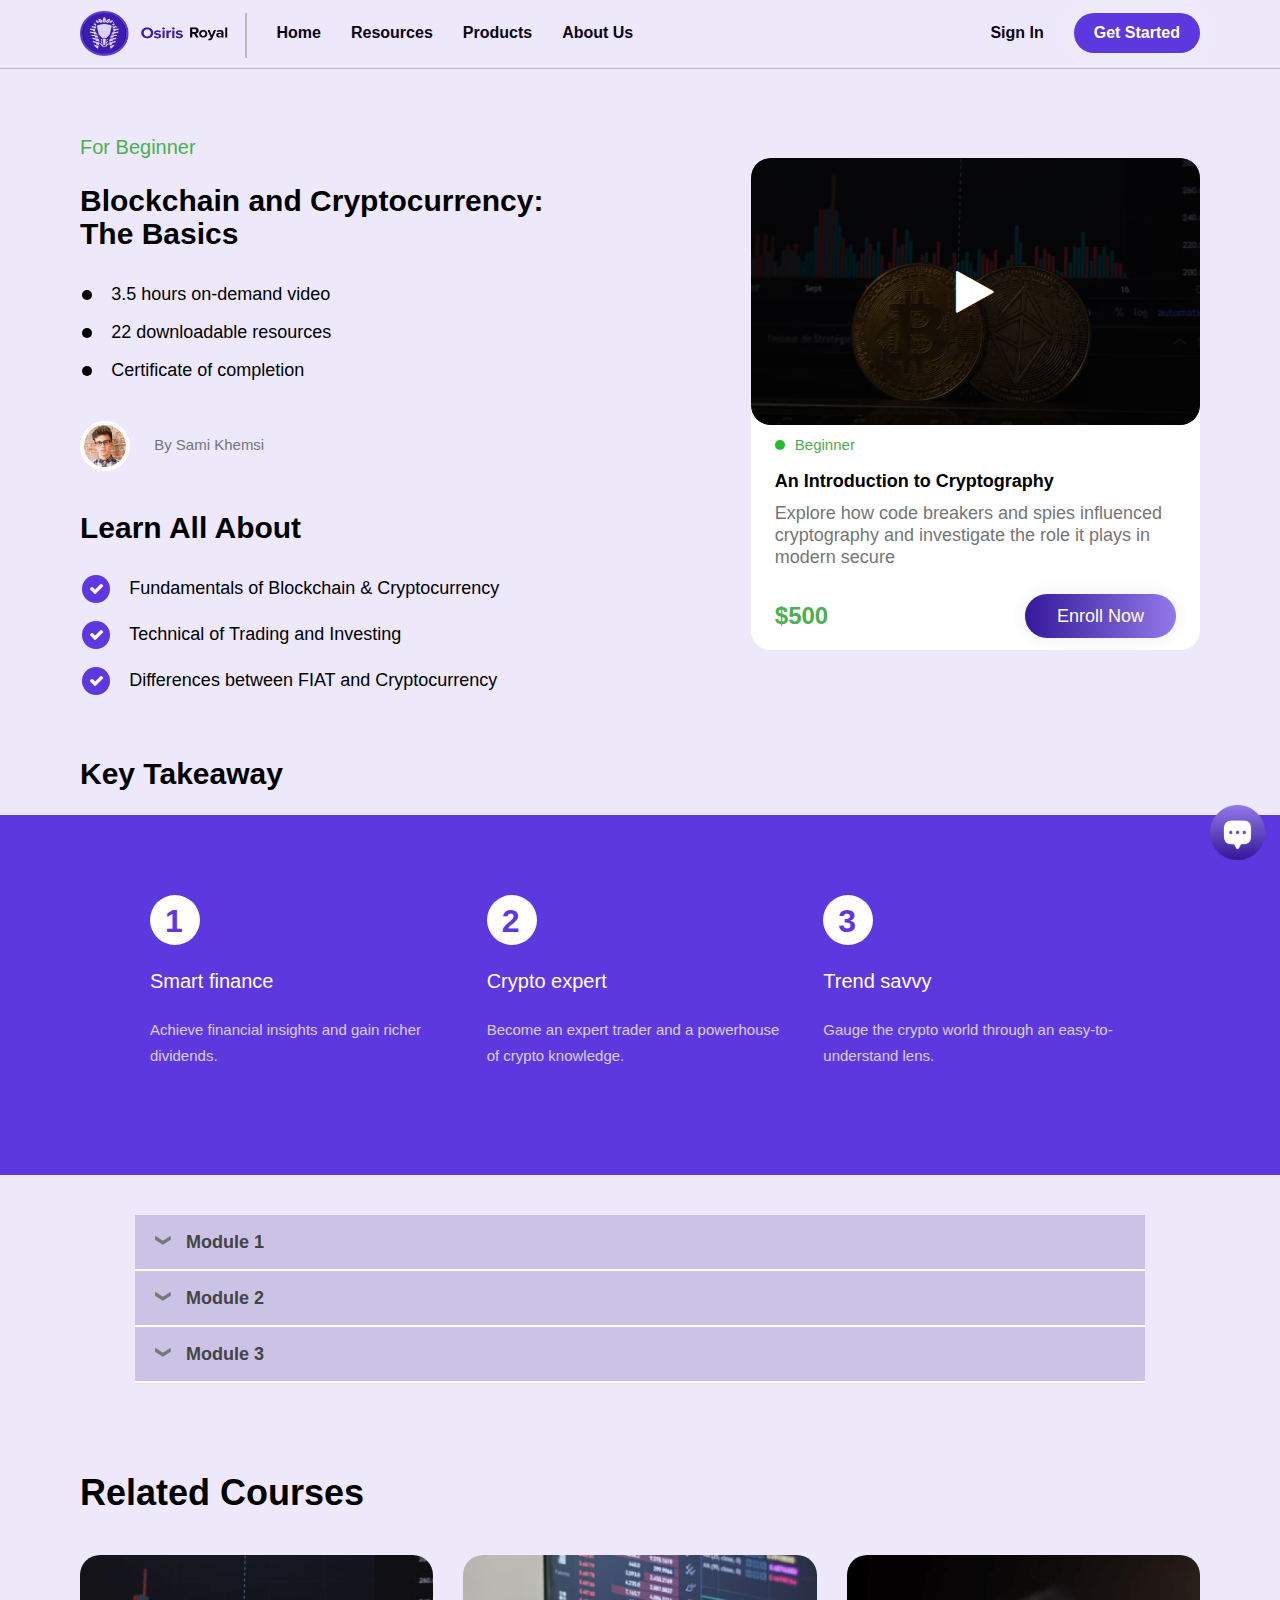
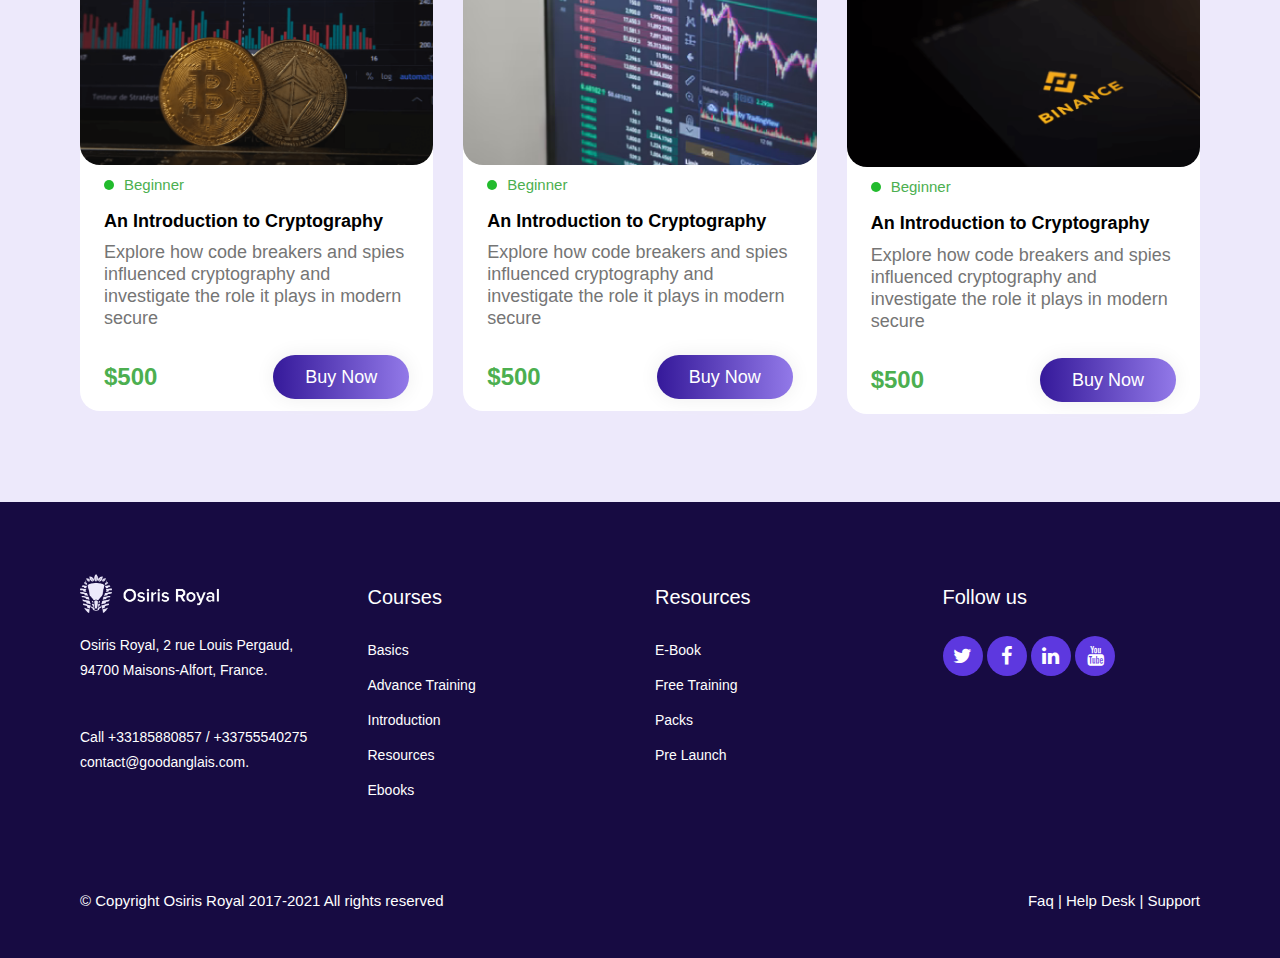
<file: product_details.html>
<!DOCTYPE html>
<html lang="en">
   <head>
      <title>Osrsis</title>
      <meta charset="utf-8">
      <meta name="viewport" content="width=device-width, initial-scale=1">
      <link rel="stylesheet" href="assets/bootstrap.min.css">
      <link rel=icon href=images/logo.jpeg sizes="16x16" type="image/jpef">
      <link rel="stylesheet" href="assets/w3.css">
      <link rel="stylesheet" href="assets/style.css">
      <link rel="stylesheet" href="https://cdnjs.cloudflare.com/ajax/libs/font-awesome/4.7.0/css/font-awesome.min.css">
      <script src="assets/jquery-3.5.1.min.js"></script>
      <script src="assets/javascript.js"></script>
      <script src="assets/bootstrap.min.js"></script>
   </head>
   <body id="myPage">
      <nav class="navbar navbar-default navbar-fixed-top">
         <div class="container">
            <div class="navbar-header">
               <button type="button" class="navbar-toggle" data-toggle="collapse" data-target="#myNavbar">
               <span class="icon-bar"></span>
               <span class="icon-bar"></span>
               <span class="icon-bar"></span>                        
               </button>
               <a class="navbar-brand" href="#myPage"><img src="images/HomePage/logo.png" alt="ARP L.L.C" class="logo-img-style">
               </a>
               <a class="navbar-brand">
                  <div class="menu-vr-line">
                  </div>
               </a>
            </div>
            <div class="collapse navbar-collapse" id="myNavbar">
               <ul class="nav navbar-nav">
                  <li><a href="index.html" >Home</a></li>
                  <li><a href="resources.html" >Resources</a></li>
                  <li><a href="products.html" >Products</a></li>
                  <li><a href="about_us.html">About Us</a></li>
               </ul>
               <ul class="nav navbar-nav navbar-right">
                  <li><a href="sign_in.html"> Sign In</a></li>
                  <li><a href="sign_up.html"><button class="btn-nav-manu main-col-bg">Get Started</button></a></li>
               </ul>
            </div>
         </div>
      </nav>
      <!-- header-->
      <div id="header-section" class="w3-text-black bg-gray w3-padding-top-70">
         <div class="container">
            <div class="row w3-padding-40">
               <div class="col-sm-12 col-md-7 col-lg-7">
                  <h4 class="w3-text-green w3-padding-16 ">For Beginner</h4>
                  <h2 class="font-w-700 w3-text-black">Blockchain and Cryptocurrency:<br>
                     The Basics
                  </h2>
                  <br>
                  <div class="horizontal-list-b ">
                     <ul>
                        <li>
                           <div class="pd-circle"></div>
                        </li>
                        <li>
                           <p class="w3-text-gray">
                           <p class="pd-list-text">3.5 hours on-demand video</p>
                        </li>
                     </ul>
                     <ul>
                        <li>
                           <div class="pd-circle"></div>
                        </li>
                        <li>
                           <p class="w3-text-gray">
                           <p class="pd-list-text">22 downloadable resources
                           </p>
                        </li>
                     </ul>
                     <ul>
                        <li>
                           <div class="pd-circle"></div>
                        </li>
                        <li>
                           <p class="w3-text-gray">
                           <p class="pd-list-text">Certificate of completion</p>
                        </li>
                     </ul>
                  </div>
                  <div class="horizontal-list-b w3-padding-32-top">
                     <ul>
                        <li><img src="images/HomePage/boy.png" class="list-img-style"></li>
                        <li>
                           <p class="w3-text-gray">By Sami Khemsi</p>
                        </li>
                     </ul>
                  </div>
                  <!--Learn All About--><br><br>
                  <h2 class="font-w-700 w3-text-black ">Learn All About</h2>
                  <br>
                  <div class="horizontal-list-b">
                     <ul>
                        <li>
                           <div class="pd-tick-circle main-col-bg"><i class="fa fa-check w3-text-white"></i></div>
                        </li>
                        <li>
                           <p class="w3-text-gray">
                           <p class="pd-tick-list-text">Fundamentals of Blockchain & Cryptocurrency</p>
                        </li>
                     </ul>
                     <ul>
                        <li>
                           <div class="pd-tick-circle main-col-bg"><i class="fa fa-check w3-text-white"></i></div>
                        </li>
                        <li>
                           <p class="w3-text-gray">
                           <p class="pd-tick-list-text">Technical of Trading and Investing</p>
                           </p>
                        </li>
                     </ul>
                     <ul>
                        <li>
                           <div class="pd-tick-circle main-col-bg"><i class="fa fa-check w3-text-white"></i></div>
                        </li>
                        <li>
                           <p class="w3-text-gray">
                           <p class="pd-tick-list-text">Differences between FIAT and Cryptocurrency</p>
                        </li>
                     </ul>
                  </div>
               </div>
               <div class="col-sm-12 col-md-5 col-lg-5 w3-padding-48-top">
                  <div class="w3-border-radius-20 w3-white">
                     <a href="#">
                        <div class="container-pd">
                           <img src="images/HomePage/maskg.png" alt="TravelandShopping" class="w3-image w3-border-radius-20" loading="">
                           <div class="overlay-pd">
                              <div class="text"><i class="fa fa-play w3-xxxlarge"></i></div>
                           </div>
                        </div>
                     </a>
                     <div class="w3-container w3-padding-large">
                        <div class="w3-row">
                           <div class="w3-col width-20" >
                              <p class="w3-green dot-style"></p>
                           </div>
                           <div class="w3-rest">
                              <p class="w3-text-green">Beginner</p>
                           </div>
                        </div>
                        <h5 class="font-w-700">An Introduction to Cryptography</h5>
                        <p class="w3-text-gray top-course-text">Explore how code breakers and spies
                           influenced cryptography and investigate 
                           the role it plays in modern secure 
                        </p>
                        <div class="w3-padding-16">
                           <div class="w3-left w3-padding-10"><span class="w3-xlarge w3-text-green"><strong>$500</strong></span></div>
                           <div class="w3-right"><button class="btn-grad"  onclick="BuyNow()">Enroll Now</button></div>
                        </div>
                     </div>
                  </div>
               </div>
            </div>
            <h2 class="font-w-700 w3-text-black">Key Takeaway</h2>
            <br>
         </div>
         <!--container-->
      </div>
      <!-- key Takeway -->
      <div id="educate" class="w3-text-black w3-padding-40 main-col-bg">
         <div class="container">
            <div class="w3-content">
               <div class="row w3-padding-40 ">
                  <div class="col-sm-4  col-md-4 col-lg-4 w3-display-container w3-margin-bottom-15">
                     <div class="white-circle main-col">1</div>
                     <br><br>
                     <h4 class="w3-text-white">Smart finance</h4>
                     <br>
                     <p class="w3-text-white edu-p-text w3-opacity-min">Achieve financial insights and
                        gain richer dividends.                     
                     </p>
                  </div>
                  <div class="col-sm-4  col-md-4 col-lg-4 w3-display-container w3-margin-bottom-15">
                     <div class="white-circle main-col">2</div>
                     <br><br>
                     <h4 class="w3-text-white">Crypto expert</h4>
                     <br>
                     <p class="w3-text-white edu-p-text w3-opacity-min">Become an expert trader and a
                        powerhouse of crypto knowledge.                     
                     </p>
                  </div>
                  <div class="col-sm-4  col-md-4 col-lg-4 w3-display-container w3-margin-bottom-15">
                     <div class="white-circle main-col">3</div>
                     <br><br>
                     <h4 class="w3-text-white">Trend savvy</h4>
                     <br>
                     <p class="w3-text-white edu-p-text w3-opacity-min">Gauge the crypto world through an
                        easy-to-understand lens.                     
                     </p>
                  </div>
               </div>
            </div>
         </div>
      </div>
      <!-- accordion-section-->
      <div id="mission-section" class="w3-text-black bg-gray  w3-padding-top-40">
         <div class="container">
            <div class="w3-content">
               <div class="row w3-padding-40">
                  <button class="accordionn"><span class="ml-15">Module 1</span></button>
                  <div class="panel">
                     <div class="row w3-padding">
                        <div class="col-sm-1 text-centered"><i class="fa fa-play-circle w3-xxxlarge main-col"></i></div>
                        <div class="col-sm-9">
                           <p class="w3-large w3-margin-top-acc text-centered">Module 1 - History of Fundamental <span class="main-col">(82:21)</span></p>
                        </div>
                        <div class="col-sm-2">
                           <div class="margin-top-2"><button class="btn-grad-acc w3-medium">Preview</button></div>
                        </div>
                     </div>
                     <div class="row w3-padding">
                        <div class="col-sm-1 text-centered"><i class="fa fa-play-circle w3-xxxlarge main-col"></i></div>
                        <div class="col-sm-9">
                           <p class="w3-large w3-margin-top-acc text-centered">Module 2 - History of Fundamental <span class="main-col">(82:21)</span></p>
                        </div>
                        <div class="col-sm-2">
                           <div class="margin-top-2"><button class="btn-grad-acc-access w3-medium">Access</button></div>
                        </div>
                     </div>
                     <div class="row w3-padding">
                        <div class="col-sm-1 text-centered"><i class="fa fa-play-circle w3-xxxlarge main-col "></i></div>
                        <div class="col-sm-9">
                           <p class="w3-large w3-margin-top-acc text-centered">Module 3 - History of Fundamental <span class="main-col">(82:21)</span></p>
                        </div>
                        <div class="col-sm-2">
                           <div class="margin-top-2"><button class="btn-grad-acc-access w3-medium">Access</button></div>
                        </div>
                     </div>
                  </div>
                  <button class="accordionn"><span class="ml-15">Module 2</span></button>
                  <div class="panel">
                     <div class="row w3-padding">
                        <div class="col-sm-1 text-centered"><i class="fa fa-play-circle w3-xxxlarge main-col"></i></div>
                        <div class="col-sm-9">
                           <p class="w3-large w3-margin-top-acc text-centered">Module 1 - History of Fundamental <span class="main-col">(82:21)</span></p>
                        </div>
                        <div class="col-sm-2">
                           <div class="margin-top-2"><button class="btn-grad-acc w3-medium">Preview</button></div>
                        </div>
                     </div>
                     <div class="row w3-padding">
                        <div class="col-sm-1 text-centered"><i class="fa fa-play-circle w3-xxxlarge main-col"></i></div>
                        <div class="col-sm-9">
                           <p class="w3-large w3-margin-top-acc text-centered">Module 2 - History of Fundamental <span class="main-col">(82:21)</span></p>
                        </div>
                        <div class="col-sm-2">
                           <div class="margin-top-2"><button class="btn-grad-acc-access w3-medium">Access</button></div>
                        </div>
                     </div>
                     <div class="row w3-padding">
                        <div class="col-sm-1 text-centered"><i class="fa fa-play-circle w3-xxxlarge main-col "></i></div>
                        <div class="col-sm-9">
                           <p class="w3-large w3-margin-top-acc text-centered">Module 3 - History of Fundamental <span class="main-col">(82:21)</span></p>
                        </div>
                        <div class="col-sm-2">
                           <div class="margin-top-2"><button class="btn-grad-acc-access w3-medium">Access</button></div>
                        </div>
                     </div>
                  </div>
                  <button class="accordionn"><span class="ml-15">Module 3</span></button>
                  <div class="panel">
                     <div class="row w3-padding">
                        <div class="col-sm-1 text-centered"><i class="fa fa-play-circle w3-xxxlarge main-col"></i></div>
                        <div class="col-sm-9">
                           <p class="w3-large w3-margin-top-acc text-centered">Module 1 - History of Fundamental <span class="main-col">(82:21)</span></p>
                        </div>
                        <div class="col-sm-2">
                           <div class="margin-top-2"><button class="btn-grad-acc w3-medium">Preview</button></div>
                        </div>
                     </div>
                     <div class="row w3-padding">
                        <div class="col-sm-1 text-centered"><i class="fa fa-play-circle w3-xxxlarge main-col"></i></div>
                        <div class="col-sm-9">
                           <p class="w3-large w3-margin-top-acc text-centered">Module 2 - History of Fundamental <span class="main-col">(82:21)</span></p>
                        </div>
                        <div class="col-sm-2">
                           <div class="margin-top-2"><button class="btn-grad-acc-access w3-medium">Access</button></div>
                        </div>
                     </div>
                     <div class="row w3-padding">
                        <div class="col-sm-1 text-centered"><i class="fa fa-play-circle w3-xxxlarge main-col "></i></div>
                        <div class="col-sm-9">
                           <p class="w3-large w3-margin-top-acc text-centered">Module 3 - History of Fundamental <span class="main-col">(82:21)</span></p>
                        </div>
                        <div class="col-sm-2">
                           <div class="margin-top-2"><button class="btn-grad-acc-access w3-medium">Access</button></div>
                        </div>
                     </div>
                  </div>
               </div>
            </div>
         </div>
         <!--container-->
      </div>
      <!--relates courses-->
      <div id="courses" class="w3-text-black w3-padding-40  bg-gray">
         <div class="container">
            <h2 class="font-w-700 w3-xxlarge w3-left">Related Courses</h2>
         </div>
         <div class="container">
            <div class="row w3-padding-32">
               <div class="col-sm-6 col-xs-12 col-md-6 col-lg-4 w3-margin-bottom-15">
                  <div class="w3-border-radius-20 w3-white">
                     <a href="#">
                        <div class="containerr">
                           <img src="images/HomePage/maskg.png" alt="TravelandShopping" class="w3-image w3-border-radius-20" loading="">
                           <div class="overlayy">
                              <div class="text">See More</div>
                           </div>
                        </div>
                     </a>
                     <div class="w3-container w3-padding-large">
                        <div class="w3-row">
                           <div class="w3-col width-20" >
                              <p class="w3-green dot-style"></p>
                           </div>
                           <div class="w3-rest">
                              <p class="w3-text-green">Beginner</p>
                           </div>
                        </div>
                        <h5 class="font-w-700">An Introduction to Cryptography</h5>
                        <p class="w3-text-gray top-course-text">Explore how code breakers and spies
                           influenced cryptography and investigate 
                           the role it plays in modern secure 
                        </p>
                        <div class="w3-padding-16">
                           <div class="w3-left w3-padding-10"><span class="w3-xlarge w3-text-green"><strong>$500</strong></span></div>
                           <div class="w3-right"><button class="btn-grad">Buy Now</button></div>
                        </div>
                     </div>
                  </div>
               </div>
               <div class="col-sm-6 col-xs-12 col-md-6 col-lg-4 w3-margin-bottom-15">
                  <div class="w3-border-radius-20 w3-white">
                     <a href="#">
                        <div class="containerr">
                           <img src="images/HomePage/maskg2.png" alt="TravelandShopping" class="w3-image  w3-border-radius-20" loading="">
                           <div class="overlayy">
                              <div class="text">See More</div>
                           </div>
                        </div>
                     </a>
                     <div class="w3-container w3-padding-large">
                        <div class="w3-row">
                           <div class="w3-col width-20" >
                              <p class="w3-green dot-style"></p>
                           </div>
                           <div class="w3-rest">
                              <p class="w3-text-green">Beginner</p>
                           </div>
                        </div>
                        <h5 class="font-w-700">An Introduction to Cryptography</h5>
                        <p class="w3-text-gray top-course-text">Explore how code breakers and spies
                           influenced cryptography and investigate 
                           the role it plays in modern secure 
                        </p>
                        <div class="w3-padding-16">
                           <div class="w3-left w3-padding-10"><span class="w3-xlarge w3-text-green"><strong>$500</strong></span></div>
                           <div class="w3-right"><button class="btn-grad">Buy Now</button></div>
                        </div>
                     </div>
                  </div>
               </div>
               <div class="col-sm-6 col-xs-12 col-md-6 col-lg-4 w3-margin-bottom-15">
                  <div class="w3-border-radius-20 w3-white">
                     <a href="#">
                        <div class="containerr">
                           <img src="images/HomePage/binance.png" alt="TravelandShopping" class="w3-image  w3-border-radius-20" loading="">
                           <div class="overlayy">
                              <div class="text">See More</div>
                           </div>
                        </div>
                     </a>
                     <div class="w3-container w3-padding-large">
                        <div class="w3-row">
                           <div class="w3-col width-20" >
                              <p class="w3-green dot-style"></p>
                           </div>
                           <div class="w3-rest">
                              <p class="w3-text-green">Beginner</p>
                           </div>
                        </div>
                        <h5 class="font-w-700">An Introduction to Cryptography</h5>
                        <p class="w3-text-gray top-course-text">Explore how code breakers and spies
                           influenced cryptography and investigate 
                           the role it plays in modern secure 
                        </p>
                        <div class="w3-padding-16">
                           <div class="w3-left w3-padding-10"><span class="w3-xlarge w3-text-green"><strong>$500</strong></span></div>
                           <div class="w3-right"><button class="btn-grad">Buy Now</button></div>
                        </div>
                     </div>
                  </div>
               </div>
            </div>
         </div>
      </div>
      <!--footer-->
      <footer class="w3-padding-40">
         <div class="container">
            <div class="row w3-padding-32-top">
               <div class="col-xs-12 col-lg-3 col-md-6 col-sm-6 w3-padding-right-20">
                  <div class="w3-center-logo">
                     <img src="images/HomePage/logo-footer.png" alt="osris-logo" class="footer-logo">
                  </div>
                  <div class="caption w3-padding-40-top ">
                     <p class="footer-p-text footer-text-16 w3-text-white">Osiris Royal, 2 rue Louis Pergaud,
                        94700 Maisons-Alfort, France.
                     </p>
                  </div>
                  <div class="caption w3-padding-32-top ">
                     <p class="footer-p-text footer-text-16 w3-text-white">Call +33185880857 / +33755540275 
                        contact@goodanglais.com.
                     </p>
                  </div>
               </div>
               <div class="col-xs-12 col-lg-3 col-md-6 col-sm-6">
                  <h4 class="w3-padding-2-top w3-text-white">Courses</h4>
                  <div class="caption w3-padding-40-top ">
                     <p class="footer-p-text footer-text-16 w3-text-white">Basics</p>
                     <p class="footer-p-text footer-text-16 w3-text-white">Advance Training</p>
                     <p class="footer-p-text footer-text-16 w3-text-white">Introduction</p>
                     <p class="footer-p-text footer-text-16 w3-text-white">Resources</p>
                     <p class="footer-p-text footer-text-16 w3-text-white">Ebooks</p>
                  </div>
               </div>
               <div class=" col-xs-12 col-lg-3 col-md-6 col-sm-6">
                  <h4 class="w3-padding-2-top w3-text-white">Resources</h4>
                  <div class="caption w3-padding-40-top ">
                     <p class="footer-p-text footer-text-16 w3-text-white">E-Book</p>
                     <p class="footer-p-text footer-text-16 w3-text-white">Free Training</p>
                     <p class="footer-p-text footer-text-16 w3-text-white">Packs</p>
                     <p class="footer-p-text footer-text-16 w3-text-white">Pre Launch</p>
                  </div>
               </div>
               <div class="col-xs-12 col-lg-3 col-md-6 col-sm-6">
                  <h4 class="w3-padding-2-top w3-text-white">Follow us</h4>
                  <br>
                  <div class="icon-bar-2 f-h4">
                     <a href="#" class="twitter"><i class="fa fa-twitter"></i></a>
                     <a href="#" class="facebook"><i class="fa fa-facebook"></i></a>  
                     <a href="#" class="linkedin"><i class="fa fa-linkedin"></i></a>
                     <a href="#" class="youtube"><i class="fa fa-youtube"></i></a> 
                  </div>
               </div>
            </div>
            <!--row-->
            <div class="flex-container">
               <div>
                  <p>© Copyright Osiris Royal 2017-2021 All rights reserved</p>
               </div>
               <div>
                  <p>Faq | Help Desk | Support</p>
               </div>
            </div>
         </div>
         <!--container-->
         <!--modal for buy now-->
         <div id="BuyNow" class="w3-modal">
            <div class="w3-modal-content w3-border-radius-20">
               <div class="w3-container padding-t-b">
                  <p class="main-col">Welcome to Osiris Royal</p>
                  <h4 class="w3-text-black font-w-700">Login to your account</h4>
                  <div onclick="document.getElementById('BuyNow').style.display='none'" class="close-circle"><i class="fa fa-times"></i></div>
                  <form class="" action="/action_page.php">
                     <br>
                     <p class="w3-text-black margin-t-b">Email</p>
                     <input class="w3-input w3-border w3-border-rad " placeholder="email@gmail.com" name="first" type="email">
                     <br>
                     <p class="w3-text-black margin-t-b">Password</p>
                     <input class="w3-input w3-border w3-border-rad" id="pass" name="pass" placeholder="password" type="password" required>
                     <br>
                     <div class="w3-left"><input class="w3-radio " type="radio" name="gender" value="male" > <span class="font-size-12"> Remember me</span></div>
                     <div class="w3-right font-size-12 top-m-14"><a href="#"> Forgot Password?</a></div>
                     <br><br> <br> 
                     <p><button class="btn-nav-login main-col-bg btn-100 font-w-700" onclick="OpenPayment()">Login now</button></p>
                     <p><button class="btn-nav-login google-btn-col btn-100 w3-text-white font-w-700"><img src="images/Sign in/g-icon.png" class="google-icon"> &nbsp;Or sign-in with google</button></p>
                     <br><br>
                     <p class="w3-center">Don't have an account? <span class="main-col"><a href="sign_up.html">Sign up now</a></span></p>
                  </form>
               </div>
            </div>
         </div>
         <!--modal for payment method-->
         <div id="openPayment" class="w3-modal-two">
            <div class="w3-modal-content-two w3-border-radius-20">
               <div class="payment-flex-con">
                  <div class=" bg-gray padding-t-b flex-1">
                     <div class="w3-border-radius-20 ">
                        <div class="">
                           <div class="w3-left  w3-text-black">
                              <h6 class="font-w-700">An Introduction to Cryptography</h6>
                           </div>
                           <div class="w3-right">
                              <h6 class="font-w-700 w3-text-black">$500</h6>
                           </div>
                        </div>
                        <img src="images/HomePage/maskg.png" alt="crypto" class="w3-image w3-border-radius-20" loading="">
                        <div class="w3-padding-16">
                           <p class="w3-text-gray top-course-text">Explore how code breakers and spies
                              influenced cryptography and investigate 
                              the role it plays in modern secure 
                           </p>
                           <div class="w3-padding-16">
                              <h6 class="font-w-700 w3-text-black">Select the features you want to acess</h6>
                              <ul class="w3-ul">
                              <li><input class="w3-check" type="checkbox" checked="checked">
                                 <label>Access to only videos</label></p>
                              </li>
                              <li><input class="w3-check" type="checkbox">
                                 <label>Access level to news crypto</label></p>
                              </li>
                              <li><input class="w3-check" type="checkbox">
                                 <label>Access to the our crypto expert club</label></p>
                              </li>
                           </div>
                        </div>
                     </div>
                  </div>
                  <div class="  padding-t-b flex-1">
                     <div onclick="document.getElementById('openPayment').style.display='none'" class="close-circle"><i class="fa fa-times"></i></div>
                     <h4 class="w3-text-black font-w-700">Payment Details</h4>
                     <p class="w3-text-black text-centered">Complete your purchase by providing your payment 
                        details 
                     </p>
                     <br>
                     <h4 class="w3-text-black font-w-700">Select Payment Method</h4>
                     <div class="w3-bar">
                        <button class="w3-bar-item w3-button tablink w3-redd" onclick="openCity(event,'visa')"><img src="images/Payment page/visa.png" class="payment-img-style"></button>
                        <button class="w3-bar-item w3-button tablink" onclick="openCity(event,'master')"><img src="images/Payment page/master.png" class="payment-img-style"></button>
                     </div>
                     <hr>
                     <div id="visa" class="w3-container  city">
                        <form class="">
                           <br>
                           <p class="w3-text-black margin-t-b">Card Number</p>
                           <input class="w3-input w3-border w3-border-rad "  name="card_num" type="text" required>
                           <br>
                           <p class="w3-text-black margin-t-b">Expirate Date</p>
                           <input class="w3-input w3-border w3-border-rad" id="pass" name="ex_date" placeholder="" type="date" required>
                           <br>
                           <p class="w3-text-black margin-t-b">CVV Number</p>
                           <input class="w3-input w3-border w3-border-rad "  name="card_num" type="text" required>
                           <br>
                           <p class="w3-text-black margin-t-b">Card Holder Name</p>
                           <input class="w3-input w3-border w3-border-rad" id="pass" name="ex_date" placeholder="" type="text" required>
                           <br>
                           <br>
                           <div class="w3-center">
                              <div class="w3-left"><span class="font-size-12 font-w-700 w3-text-black w3-medium">Billing</span></div>
                              <br><br>
                              <div class="w3-left"><span class="font-size-12 font-w-700">Access to video</span></div>
                              <div class="w3-right"><span class="font-size-12 font-w-700">$500</span></div>
                              <br><br>
                              <div class="w3-left"><span class="font-size-12 font-w-700">Access to expert club</span></div>
                              <div class="w3-right"><span class="font-size-12 font-w-700"> + $95.00</span></div>
                              <br><br>
                              <div class="w3-left"><span class="font-size-12 font-w-700 w3-text-black w3-medium">Total</span></div>
                              <div class="w3-right"><span class="font-size-12 font-w-700 w3-text-green w3-xlarge"> $595.00</span></div>
                              <br><br><br>
                           </div>
                           <br>
                           <p><button class="btn-nav-login main-col-bg btn-100 font-w-700" onclick="PaymentSuccess()">Pay $595.00</button></p>
                        </form>
                     </div>
                     <div id="master" class="w3-container w city" style="display:none">
                        <form class="">
                           <br>
                           <p class="w3-text-black margin-t-b">Card Number</p>
                           <input class="w3-input w3-border w3-border-rad "  name="card_num" type="text" required>
                           <br>
                           <p class="w3-text-black margin-t-b">Expirate Date</p>
                           <input class="w3-input w3-border w3-border-rad" id="pass" name="ex_date" placeholder="" type="date" required>
                           <br>
                           <p class="w3-text-black margin-t-b">CVV Number</p>
                           <input class="w3-input w3-border w3-border-rad "  name="card_num" type="text" required>
                           <br>
                           <p class="w3-text-black margin-t-b">Card Holder Name</p>
                           <input class="w3-input w3-border w3-border-rad" id="pass" name="ex_date" placeholder="" type="text" required>
                           <br>
                           <br>
                           <div class="w3-center">
                              <div class="w3-left"><span class="font-size-12 font-w-700 w3-text-black w3-medium">Billing</span></div>
                              <br><br>
                              <div class="w3-left"><span class="font-size-12 font-w-700">Access to video</span></div>
                              <div class="w3-right"><span class="font-size-12 font-w-700">$500</span></div>
                              <br><br>
                              <div class="w3-left"><span class="font-size-12 font-w-700">Access to expert club</span></div>
                              <div class="w3-right"><span class="font-size-12 font-w-700"> + $95.00</span></div>
                              <br><br>
                              <div class="w3-left"><span class="font-size-12 font-w-700 w3-text-black w3-medium">Total</span></div>
                              <div class="w3-right"><span class="font-size-12 font-w-700 w3-text-green w3-xlarge"> $595.00</span></div>
                              <br><br><br>
                           </div>
                           <br>
                           <p><button class="btn-nav-login main-col-bg btn-100 font-w-700" onclick="PaymentSuccess()">Pay $595.00</button></p>
                        </form>
                     </div>
                  </div>
               </div>
            </div>
         </div>
         <!--modal for payment Delivered-->
         <div id="PD" class="w3-modal">
            <div class="w3-modal-content w3-border-radius-20">
               <div class="w3-container padding-t-b w3-center">
                  <div class="green-circle w3-green w3-text-white"><i class="fa fa-check"></i></div>
                  <br><br>
                  <h3 class="w3-text-green font-w-700">Payment Successful</h3>
                  <br><br>
                  <h4 class="w3-text-black font-w-700 text-left">An Introduction to cryptography</h4>
                  <br>
                  <div class="w3-left"><span class="font-size-12 font-w-700 w3-text-black w3-medium">Billing</span></div>
                  <br><br>
                  <div class="w3-left"><span class="font-size-12 font-w-700">Access to video</span></div>
                  <div class="w3-right"><span class="font-size-12 font-w-700">$500</span></div>
                  <br><br>
                  <div class="w3-left"><span class="font-size-12 font-w-700">Access to expert club</span></div>
                  <div class="w3-right"><span class="font-size-12 font-w-700"> + $95.00</span></div>
                  <br><br>
                  <div class="w3-left"><span class="font-size-12 font-w-700 w3-text-black w3-medium">Total</span></div>
                  <div class="w3-right"><span class="font-size-12 font-w-700 w3-text-green w3-xlarge"> $595.00</span></div>
                  <br><br><br>
                  <p><button class="btn-nav-login main-col-bg btn-100 font-w-700" onclick="document.getElementById('PD').style.display='none'">Close</button></p>
               </div>
            </div>
         </div>
      </footer>
      <div class="chat-icon"><a href='#' target='_blank'><img src="images/AboutUs/chat-icon.png" class="chat-icon-style"></a></div>  
      <script>
         accordionn();
      </script>
   </body>
</html>
</file>
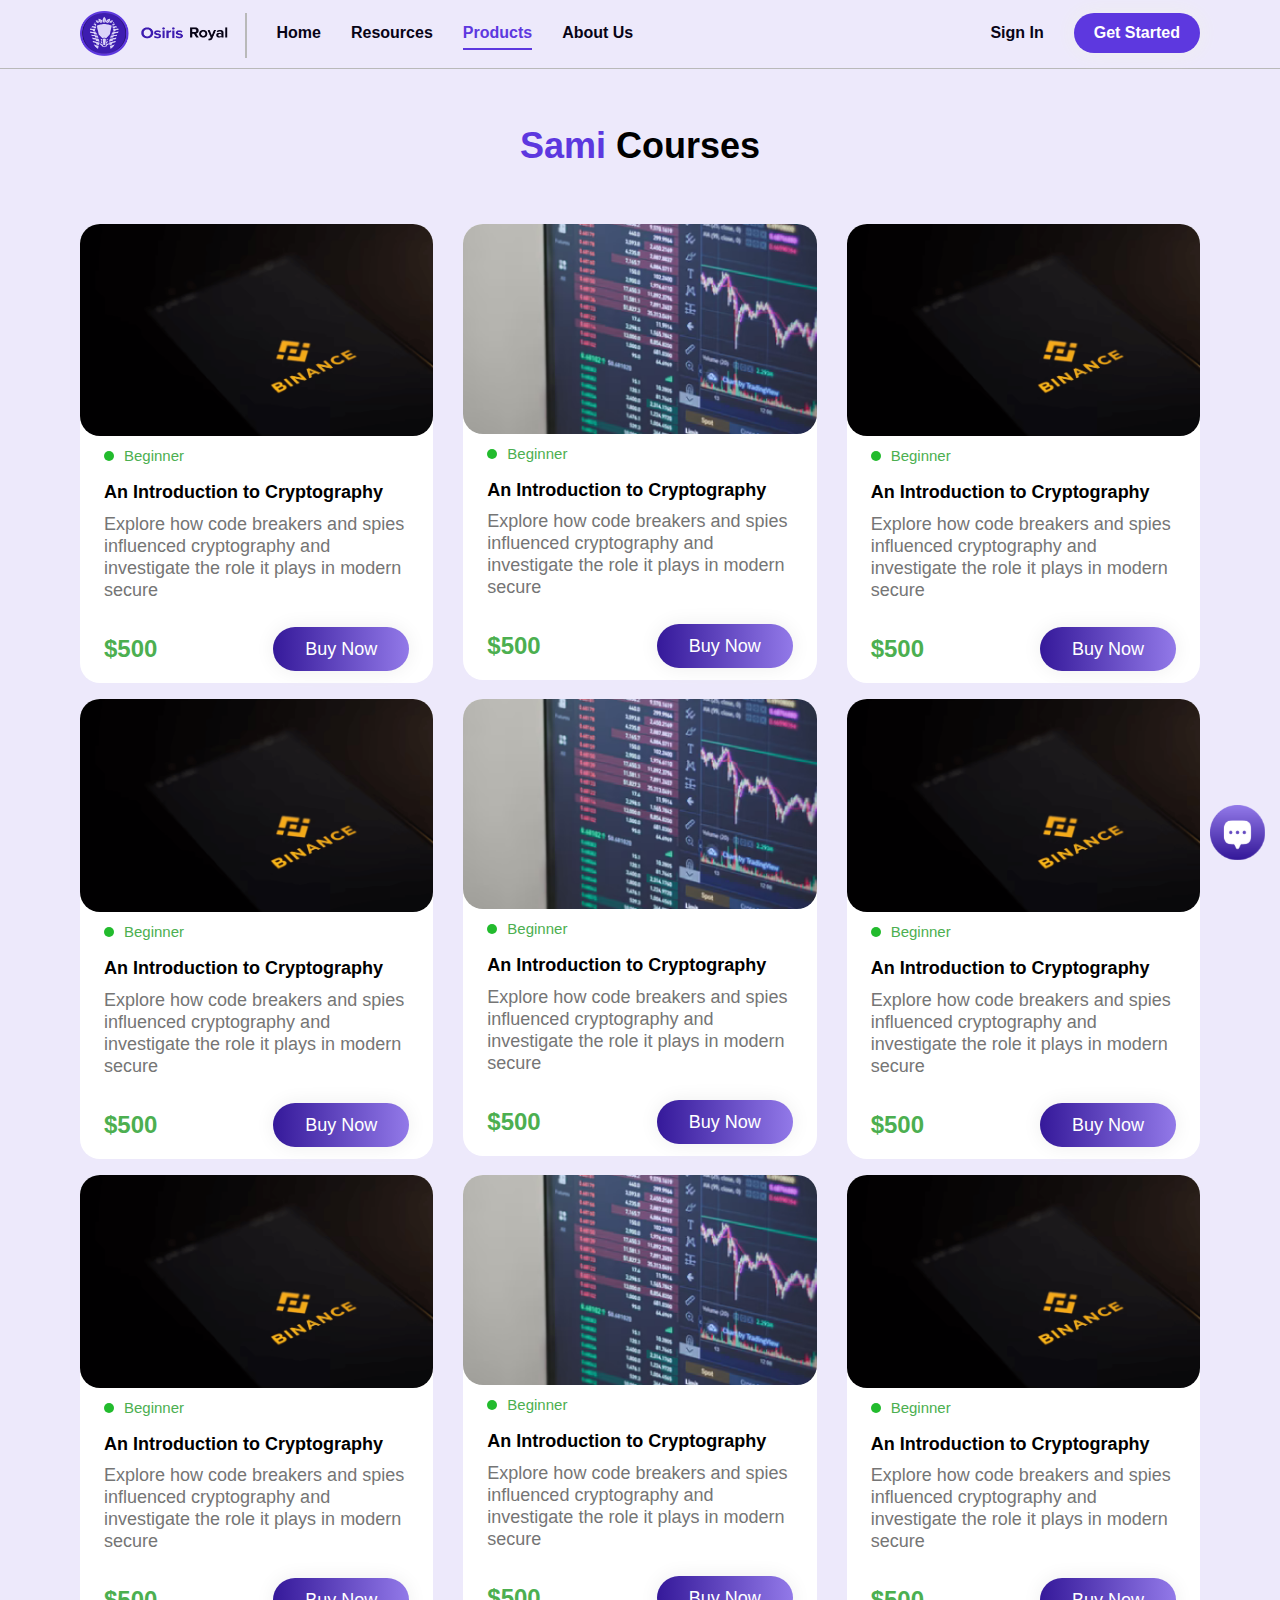
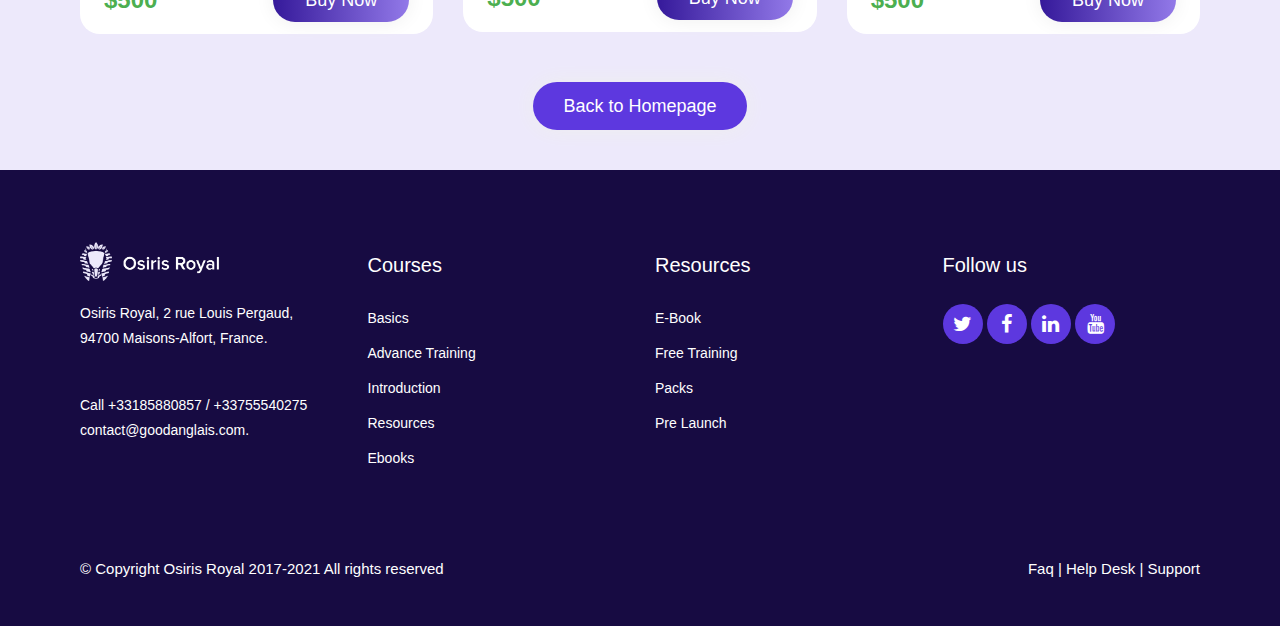
<file: products.html>
<!DOCTYPE html>
<html lang="en">
   <head>
      <title>Osrsis</title>
      <meta charset="utf-8">
      <meta name="viewport" content="width=device-width, initial-scale=1">
      <link rel="stylesheet" href="assets/bootstrap.min.css">
      <link rel=icon href=images/logo.jpeg sizes="16x16" type="image/jpef">
      <link rel="stylesheet" href="assets/w3.css">
      <link rel="stylesheet" href="assets/style.css">
      <link rel="stylesheet" href="https://cdnjs.cloudflare.com/ajax/libs/font-awesome/4.7.0/css/font-awesome.min.css">
      <script src="assets/jquery-3.5.1.min.js"></script>
      <script src="assets/javascript.js"></script>
      <script src="assets/bootstrap.min.js"></script>
   </head>
   <body id="myPage">
      <nav class="navbar navbar-default navbar-fixed-top">
         <div class="container">
            <div class="navbar-header">
               <button type="button" class="navbar-toggle" data-toggle="collapse" data-target="#myNavbar">
               <span class="icon-bar"></span>
               <span class="icon-bar"></span>
               <span class="icon-bar"></span>                        
               </button>
               <a class="navbar-brand" href="#myPage"><img src="images/HomePage/logo.png" alt="ARP L.L.C" class="logo-img-style">
               </a>
               <a class="navbar-brand">
                  <div class="menu-vr-line">
                  </div>
               </a>
            </div>
            <div class="collapse navbar-collapse" id="myNavbar">
               <ul class="nav navbar-nav">
                  <li><a href="index.html" >Home</a></li>
                  <li><a href="resources.html" >Resources</a></li>
                  <li><a href="products.html" class="active-nav">Products</a></li>
                  <li><a href="about_us.html">About Us</a></li>
               </ul>
               <ul class="nav navbar-nav navbar-right">
                  <li><a href="sign_in.html"> Sign In</a></li>
                  <li><a href="sign_up.html"><button class="btn-nav-manu main-col-bg">Get Started</button></a></li>
               </ul>
            </div>
         </div>
      </nav>
      <!-- semi courses -->
      <div id="catalog" class="w3-text-black bg-gray  w3-padding-top-100">
        <div class="container">
            <h2 class="font-w-700 w3-xxlarge text-center w3-padding-16"><span class="main-col">Sami </span>Courses</h2>
            <div class="row w3-padding-32">
               <div class="col-sm-6 col-xs-12 col-md-6 col-lg-4 w3-margin-bottom-15">
                  <div class="w3-border-radius-20 w3-white">
                     <a href="product_details.html">
                        <div class="containerr">
                           <img src="images/HomePage/binance.png" alt="TravelandShopping" class="w3-image  w3-border-radius-20" loading="">
                           <div class="overlayy">
                              <div class="text">See Details</div>
                           </div>
                        </div>
                     </a>
                     <div class="w3-container w3-padding-large">
                        <div class="w3-row">
                           <div class="w3-col width-20" >
                              <p class="w3-green dot-style"></p>
                           </div>
                           <div class="w3-rest">
                              <p class="w3-text-green">Beginner</p>
                           </div>
                        </div>
                        <h5 class="font-w-700">An Introduction to Cryptography</h5>
                        <p class="w3-text-gray top-course-text">Explore how code breakers and spies
                           influenced cryptography and investigate 
                           the role it plays in modern secure 
                        </p>
                        <div class="w3-padding-16">
                           <div class="w3-left w3-padding-10"><span class="w3-xlarge w3-text-green"><strong>$500</strong></span></div>
                           <div class="w3-right"><button class="btn-grad">Buy Now</button></div>
                        </div>
                     </div>
                  </div>
               </div>
               <div class="col-sm-6 col-xs-12 col-md-6 col-lg-4 w3-margin-bottom-15">
                  <div class="w3-border-radius-20 w3-white">
                     <a href="product_details.html">
                        <div class="containerr">
                           <img src="images/HomePage/maskg2.png" alt="TravelandShopping" class="w3-image  w3-border-radius-20" loading="">
                           <div class="overlayy">
                              <div class="text">See Details</div>
                           </div>
                        </div>
                     </a>      
                     <div class="w3-container w3-padding-large">
                        <div class="w3-row">
                           <div class="w3-col width-20" >
                              <p class="w3-green dot-style"></p>
                           </div>
                           <div class="w3-rest">
                              <p class="w3-text-green">Beginner</p>
                           </div>
                        </div>
                        <h5 class="font-w-700">An Introduction to Cryptography</h5>
                        <p class="w3-text-gray top-course-text">Explore how code breakers and spies
                           influenced cryptography and investigate 
                           the role it plays in modern secure 
                        </p>
                        <div class="w3-padding-16">
                           <div class="w3-left w3-padding-10"><span class="w3-xlarge w3-text-green"><strong>$500</strong></span></div>
                           <div class="w3-right"><button class="btn-grad">Buy Now</button></div>
                        </div>
                     </div>
                  </div>
               </div>
               <div class="col-sm-6 col-xs-12 col-md-6 col-lg-4 w3-margin-bottom-15">
                  <div class="w3-border-radius-20 w3-white">
                     <a href="product_details.html">
                        <div class="containerr">
                           <img src="images/HomePage/binance.png" alt="TravelandShopping" class="w3-image  w3-border-radius-20" loading="">
                           <div class="overlayy">
                              <div class="text">See Details</div>
                           </div>
                        </div>
                     </a>
                     <div class="w3-container w3-padding-large">
                        <div class="w3-row">
                           <div class="w3-col width-20" >
                              <p class="w3-green dot-style"></p>
                           </div>
                           <div class="w3-rest">
                              <p class="w3-text-green">Beginner</p>
                           </div>
                        </div>
                        <h5 class="font-w-700">An Introduction to Cryptography</h5>
                        <p class="w3-text-gray top-course-text">Explore how code breakers and spies
                           influenced cryptography and investigate 
                           the role it plays in modern secure 
                        </p>
                        <div class="w3-padding-16">
                           <div class="w3-left w3-padding-10"><span class="w3-xlarge w3-text-green"><strong>$500</strong></span></div>
                           <div class="w3-right"><button class="btn-grad">Buy Now</button></div>
                        </div>
                     </div>
                  </div>
               </div>
               <div class="col-sm-6 col-xs-12 col-md-6 col-lg-4 w3-margin-bottom-15">
                <div class="w3-border-radius-20 w3-white">
                  <a href="product_details.html">
                     <div class="containerr">
                        <img src="images/HomePage/binance.png" alt="TravelandShopping" class="w3-image  w3-border-radius-20" loading="">
                        <div class="overlayy">
                           <div class="text">See Details</div>
                        </div>
                     </div>
                  </a>
                   <div class="w3-container w3-padding-large">
                      <div class="w3-row">
                         <div class="w3-col width-20" >
                            <p class="w3-green dot-style"></p>
                         </div>
                         <div class="w3-rest">
                            <p class="w3-text-green">Beginner</p>
                         </div>
                      </div>
                      <h5 class="font-w-700">An Introduction to Cryptography</h5>
                      <p class="w3-text-gray top-course-text">Explore how code breakers and spies
                         influenced cryptography and investigate 
                         the role it plays in modern secure 
                      </p>
                      <div class="w3-padding-16">
                         <div class="w3-left w3-padding-10"><span class="w3-xlarge w3-text-green"><strong>$500</strong></span></div>
                         <div class="w3-right"><button class="btn-grad">Buy Now</button></div>
                      </div>
                   </div>
                </div>
             </div>
             <div class="col-sm-6 col-xs-12 col-md-6 col-lg-4 w3-margin-bottom-15">
                <div class="w3-border-radius-20 w3-white">
                  <a href="product_details.html">
                     <div class="containerr">
                        <img src="images/HomePage/maskg2.png" alt="TravelandShopping" class="w3-image  w3-border-radius-20" loading="">
                        <div class="overlayy">
                           <div class="text">See Details</div>
                        </div>
                     </div>
                  </a>
                   <div class="w3-container w3-padding-large">
                      <div class="w3-row">
                         <div class="w3-col width-20" >
                            <p class="w3-green dot-style"></p>
                         </div>
                         <div class="w3-rest">
                            <p class="w3-text-green">Beginner</p>
                         </div>
                      </div>
                      <h5 class="font-w-700">An Introduction to Cryptography</h5>
                      <p class="w3-text-gray top-course-text">Explore how code breakers and spies
                         influenced cryptography and investigate 
                         the role it plays in modern secure 
                      </p>
                      <div class="w3-padding-16">
                         <div class="w3-left w3-padding-10"><span class="w3-xlarge w3-text-green"><strong>$500</strong></span></div>
                         <div class="w3-right"><button class="btn-grad">Buy Now</button></div>
                      </div>
                   </div>
                </div>
             </div>
             <div class="col-sm-6 col-xs-12 col-md-6 col-lg-4 w3-margin-bottom-15">
                <div class="w3-border-radius-20 w3-white">
                  <a href="product_details.html">
                     <div class="containerr">
                        <img src="images/HomePage/binance.png" alt="TravelandShopping" class="w3-image  w3-border-radius-20" loading="">
                        <div class="overlayy">
                           <div class="text">See Details</div>
                        </div>
                     </div>
                  </a>
                   <div class="w3-container w3-padding-large">
                      <div class="w3-row">
                         <div class="w3-col width-20" >
                            <p class="w3-green dot-style"></p>
                         </div>
                         <div class="w3-rest">
                            <p class="w3-text-green">Beginner</p>
                         </div>
                      </div>
                      <h5 class="font-w-700">An Introduction to Cryptography</h5>
                      <p class="w3-text-gray top-course-text">Explore how code breakers and spies
                         influenced cryptography and investigate 
                         the role it plays in modern secure 
                      </p>
                      <div class="w3-padding-16">
                         <div class="w3-left w3-padding-10"><span class="w3-xlarge w3-text-green"><strong>$500</strong></span></div>
                         <div class="w3-right"><button class="btn-grad">Buy Now</button></div>
                      </div>
                   </div>
                </div>
             </div>
             <div class="col-sm-6 col-xs-12 col-md-6 col-lg-4 w3-margin-bottom-15">
                <div class="w3-border-radius-20 w3-white">
                  <a href="product_details.html">
                     <div class="containerr">
                        <img src="images/HomePage/binance.png" alt="TravelandShopping" class="w3-image  w3-border-radius-20" loading="">
                        <div class="overlayy">
                           <div class="text">See Details</div>
                        </div>
                     </div>
                  </a>
                   <div class="w3-container w3-padding-large">
                      <div class="w3-row">
                         <div class="w3-col width-20" >
                            <p class="w3-green dot-style"></p>
                         </div>
                         <div class="w3-rest">
                            <p class="w3-text-green">Beginner</p>
                         </div>
                      </div>
                      <h5 class="font-w-700">An Introduction to Cryptography</h5>
                      <p class="w3-text-gray top-course-text">Explore how code breakers and spies
                         influenced cryptography and investigate 
                         the role it plays in modern secure 
                      </p>
                      <div class="w3-padding-16">
                         <div class="w3-left w3-padding-10"><span class="w3-xlarge w3-text-green"><strong>$500</strong></span></div>
                         <div class="w3-right"><button class="btn-grad">Buy Now</button></div>
                      </div>
                   </div>
                </div>
             </div>
             <div class="col-sm-6 col-xs-12 col-md-6 col-lg-4 w3-margin-bottom-15">
                <div class="w3-border-radius-20 w3-white">
                  <a href="product_details.html">
                     <div class="containerr">
                        <img src="images/HomePage/maskg2.png" alt="TravelandShopping" class="w3-image  w3-border-radius-20" loading="">
                        <div class="overlayy">
                           <div class="text">See Details</div>
                        </div>
                     </div>
                  </a>
                   <div class="w3-container w3-padding-large">
                      <div class="w3-row">
                         <div class="w3-col width-20" >
                            <p class="w3-green dot-style"></p>
                         </div>
                         <div class="w3-rest">
                            <p class="w3-text-green">Beginner</p>
                         </div>
                      </div>
                      <h5 class="font-w-700">An Introduction to Cryptography</h5>
                      <p class="w3-text-gray top-course-text">Explore how code breakers and spies
                         influenced cryptography and investigate 
                         the role it plays in modern secure 
                      </p>
                      <div class="w3-padding-16">
                         <div class="w3-left w3-padding-10"><span class="w3-xlarge w3-text-green"><strong>$500</strong></span></div>
                         <div class="w3-right"><button class="btn-grad">Buy Now</button></div>
                      </div>
                   </div>
                </div>
             </div>
             <div class="col-sm-6 col-xs-12 col-md-6 col-lg-4 w3-margin-bottom-15">
                <div class="w3-border-radius-20 w3-white">
                  <a href="product_details.html">
                     <div class="containerr">
                        <img src="images/HomePage/binance.png" alt="TravelandShopping" class="w3-image  w3-border-radius-20" loading="">
                        <div class="overlayy">
                           <div class="text">See Details</div>
                        </div>
                     </div>
                  </a>
                   <div class="w3-container w3-padding-large">
                      <div class="w3-row">
                         <div class="w3-col width-20" >
                            <p class="w3-green dot-style"></p>
                         </div>
                         <div class="w3-rest">
                            <p class="w3-text-green">Beginner</p>
                         </div>
                      </div>
                      <h5 class="font-w-700">An Introduction to Cryptography</h5>
                      <p class="w3-text-gray top-course-text">Explore how code breakers and spies
                         influenced cryptography and investigate 
                         the role it plays in modern secure 
                      </p>
                      <div class="w3-padding-16">
                         <div class="w3-left w3-padding-10"><span class="w3-xlarge w3-text-green"><strong>$500</strong></span></div>
                         <div class="w3-right"><button class="btn-grad">Buy Now</button></div>
                      </div>
                   </div>
                </div>
             </div>
            </div>
            <div class="w3-padding-40-bottom w3-center"><a href="index.html"><button class="back-hp-btn main-col-bg ">Back to Homepage</button></a></div>
         </div><!--container-->
      </div>
      <!--footer-->
      <footer class="w3-padding-40">
         <div class="container">
            <div class="row w3-padding-32-top">
               <div class="col-xs-12 col-lg-3 col-md-6 col-sm-6 w3-padding-right-20">
                  <div class="w3-center-logo">
                     <img src="images/HomePage/logo-footer.png" alt="osris-logo" class="footer-logo">
                  </div>
                  <div class="caption w3-padding-40-top ">
                     <p class="footer-p-text footer-text-16 w3-text-white">Osiris Royal, 2 rue Louis Pergaud,
                        94700 Maisons-Alfort, France.
                     </p>
                  </div>
                  <div class="caption w3-padding-32-top ">
                     <p class="footer-p-text footer-text-16 w3-text-white">Call +33185880857 / +33755540275 
                        contact@goodanglais.com.
                     </p>
                  </div>
               </div>
               <div class="col-xs-12 col-lg-3 col-md-6 col-sm-6">
                  <h4 class="w3-padding-2-top w3-text-white">Courses</h4>
                  <div class="caption w3-padding-40-top ">
                     <p class="footer-p-text footer-text-16 w3-text-white">Basics</p>
                     <p class="footer-p-text footer-text-16 w3-text-white">Advance Training</p>
                     <p class="footer-p-text footer-text-16 w3-text-white">Introduction</p>
                     <p class="footer-p-text footer-text-16 w3-text-white">Resources</p>
                     <p class="footer-p-text footer-text-16 w3-text-white">Ebooks</p>
                  </div>
               </div>
               <div class=" col-xs-12 col-lg-3 col-md-6 col-sm-6">
                  <h4 class="w3-padding-2-top w3-text-white">Resources</h4>
                  <div class="caption w3-padding-40-top ">
                     <p class="footer-p-text footer-text-16 w3-text-white">E-Book</p>
                     <p class="footer-p-text footer-text-16 w3-text-white">Free Training</p>
                     <p class="footer-p-text footer-text-16 w3-text-white">Packs</p>
                     <p class="footer-p-text footer-text-16 w3-text-white">Pre Launch</p>
                  </div>
               </div>
               <div class="col-xs-12 col-lg-3 col-md-6 col-sm-6">
                  <h4 class="w3-padding-2-top w3-text-white">Follow us</h4>
                  <br>
                  <div class="icon-bar-2 f-h4">
                     <a href="#" class="twitter"><i class="fa fa-twitter"></i></a>
                     <a href="#" class="facebook"><i class="fa fa-facebook"></i></a>  
                     <a href="#" class="linkedin"><i class="fa fa-linkedin"></i></a>
                     <a href="#" class="youtube"><i class="fa fa-youtube"></i></a> 
                  </div>
               </div>
            </div><!--row-->
            <div class="flex-container">
                  <div><p>© Copyright Osiris Royal 2017-2021 All rights reserved</p></div>
                  <div><p>Faq | Help Desk | Support</p></div>
            </div>
         
         </div><!--container-->
      </footer>
      <div class="chat-icon"><a href='#' target='_blank'><img src="images/AboutUs/chat-icon.png" class="chat-icon-style"></a></div>  
   
   </body>
</html>
</file>
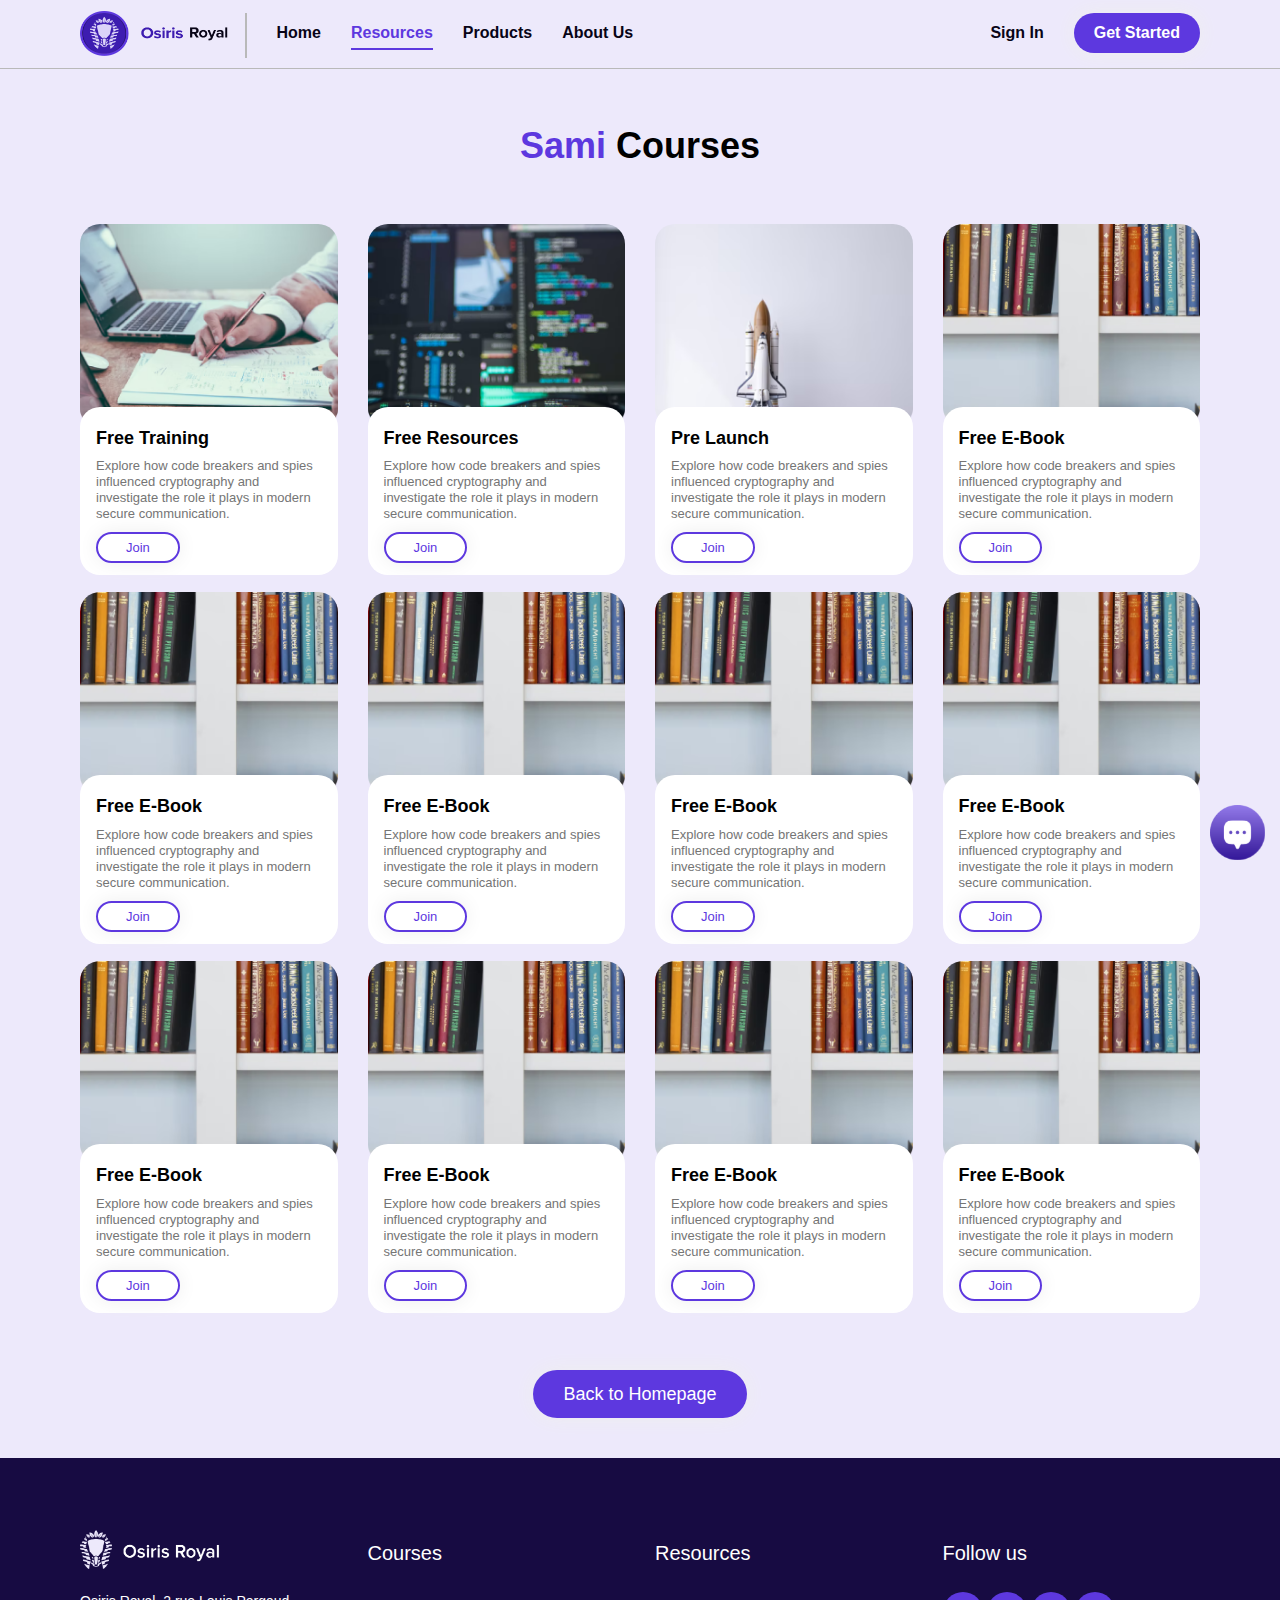
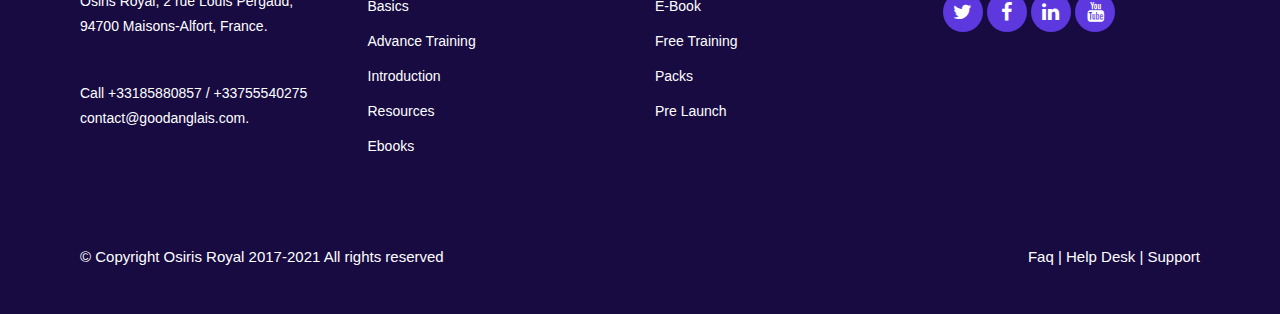
<file: resources.html>
<!DOCTYPE html>
<html lang="en">
   <head>
      <title>Osrsis</title>
      <meta charset="utf-8">
      <meta name="viewport" content="width=device-width, initial-scale=1">
      <link rel="stylesheet" href="assets/bootstrap.min.css">
      <link rel=icon href=images/logo.jpeg sizes="16x16" type="image/jpef">
      <link rel="stylesheet" href="assets/w3.css">
      <link rel="stylesheet" href="assets/style.css">
      <link rel="stylesheet" href="https://cdnjs.cloudflare.com/ajax/libs/font-awesome/4.7.0/css/font-awesome.min.css">
      <script src="assets/jquery-3.5.1.min.js"></script>
      <script src="assets/javascript.js"></script>
      <script src="assets/bootstrap.min.js"></script>
   </head>
   <body id="myPage">
      <nav class="navbar navbar-default navbar-fixed-top">
         <div class="container">
            <div class="navbar-header">
               <button type="button" class="navbar-toggle" data-toggle="collapse" data-target="#myNavbar">
               <span class="icon-bar"></span>
               <span class="icon-bar"></span>
               <span class="icon-bar"></span>                        
               </button>
               <a class="navbar-brand" href="#myPage"><img src="images/HomePage/logo.png" alt="ARP L.L.C" class="logo-img-style">
               </a>
               <a class="navbar-brand">
                  <div class="menu-vr-line">
                  </div>
               </a>
            </div>
            <div class="collapse navbar-collapse" id="myNavbar">
               <ul class="nav navbar-nav">
                  <li><a href="index.html" >Home</a></li>
                  <li><a href="resources.html" class="active-nav">Resources</a></li>
                  <li><a href="products.html">Products</a></li>
                  <li><a href="about_us.html">About Us</a></li>
               </ul>
               <ul class="nav navbar-nav navbar-right">
                  <li><a href="sign_in.html"> Sign In</a></li>
                  <li><a href="sign_up.html"><button class="btn-nav-manu main-col-bg">Get Started</button></a></li>
               </ul>
            </div>
         </div>
      </nav>
      <!-- semi courses -->
      <div id="catalog" class="w3-text-black bg-gray  w3-padding-top-100">
         <div class="container">
            <h2 class="font-w-700 w3-xxlarge text-center w3-padding-16"><span class="main-col">Sami </span>Courses</h2>
            <div class="row w3-padding-32-top">
               <div class="col-sm-6 col-xs-12 col-md-6 col-lg-3 ">
                  <div class="card">
                     <img src="images/HomePage/c3.png" alt="catalog" class="cat-img-style">
                     <div class="cat-con-style w3-container w3-padding">
                        <h5 class="font-w-700">Free Training</h5>
                        <p class="w3-text-gray catalog-text">Explore how code breakers and spies
                           influenced cryptography and investigate 
                           the role it plays in modern secure 
                           communication.
                        </p>
                        <div class="w3-padding-8">
                           <div ><button class="btn-nav-border">Join</button></div>
                        </div>
                     </div>
                  </div>
               </div>
               <div class="col-sm-6 col-xs-12 col-md-6 col-lg-3">
                  <div class="card">
                     <img src="images/HomePage/c2.png" alt="catalog" class="cat-img-style">
                     <div class="cat-con-style w3-container w3-padding">
                        <h5 class="font-w-700">Free Resources</h5>
                        <p class="w3-text-gray catalog-text">Explore how code breakers and spies
                           influenced cryptography and investigate 
                           the role it plays in modern secure 
                           communication.
                        </p>
                        <div class="w3-padding-8">
                           <div ><button class="btn-nav-border">Join</button></div>
                        </div>
                     </div>
                  </div>
               </div>
               <div class="col-sm-6 col-xs-12 col-md-6 col-lg-3 ">
                  <div class="card">
                     <img src="images/HomePage/c1.png" alt="catalog" class="cat-img-style">
                     <div class="cat-con-style w3-container w3-padding">
                        <h5 class="font-w-700">Pre Launch</h5>
                        <p class="w3-text-gray catalog-text">Explore how code breakers and spies
                           influenced cryptography and investigate 
                           the role it plays in modern secure 
                           communication.
                        </p>
                        <div class="w3-padding-8">
                           <div ><button class="btn-nav-border">Join</button></div>
                        </div>
                     </div>
                  </div>
               </div>
               <div class="col-sm-6 col-xs-12 col-md-6 col-lg-3">
                  <div class="card">
                     <img src="images/HomePage/c4.png" alt="catalog" class="cat-img-style">
                     <div class="cat-con-style w3-container w3-padding">
                        <h5 class="font-w-700">Free E-Book</h5>
                        <p class="w3-text-gray catalog-text">Explore how code breakers and spies
                           influenced cryptography and investigate 
                           the role it plays in modern secure 
                           communication.
                        </p>
                        <div class="w3-padding-8">
                           <div ><button class="btn-nav-border">Join</button></div>
                        </div>
                     </div>
                  </div>
               </div>
               <div class="col-sm-6 col-xs-12 col-md-6 col-lg-3">
                  <div class="card">
                     <img src="images/HomePage/c4.png" alt="catalog" class="cat-img-style">
                     <div class="cat-con-style w3-container w3-padding">
                        <h5 class="font-w-700">Free E-Book</h5>
                        <p class="w3-text-gray catalog-text">Explore how code breakers and spies
                           influenced cryptography and investigate 
                           the role it plays in modern secure 
                           communication.
                        </p>
                        <div class="w3-padding-8">
                           <div ><button class="btn-nav-border">Join</button></div>
                        </div>
                     </div>
                  </div>
               </div>
               <div class="col-sm-6 col-xs-12 col-md-6 col-lg-3">
                  <div class="card">
                     <img src="images/HomePage/c4.png" alt="catalog" class="cat-img-style">
                     <div class="cat-con-style w3-container w3-padding">
                        <h5 class="font-w-700">Free E-Book</h5>
                        <p class="w3-text-gray catalog-text">Explore how code breakers and spies
                           influenced cryptography and investigate 
                           the role it plays in modern secure 
                           communication.
                        </p>
                        <div class="w3-padding-8">
                           <div ><button class="btn-nav-border">Join</button></div>
                        </div>
                     </div>
                  </div>
               </div>
               <div class="col-sm-6 col-xs-12 col-md-6 col-lg-3">
                  <div class="card">
                     <img src="images/HomePage/c4.png" alt="catalog" class="cat-img-style">
                     <div class="cat-con-style w3-container w3-padding">
                        <h5 class="font-w-700">Free E-Book</h5>
                        <p class="w3-text-gray catalog-text">Explore how code breakers and spies
                           influenced cryptography and investigate 
                           the role it plays in modern secure 
                           communication.
                        </p>
                        <div class="w3-padding-8">
                           <div ><button class="btn-nav-border">Join</button></div>
                        </div>
                     </div>
                  </div>
               </div>
               <div class="col-sm-6 col-xs-12 col-md-6 col-lg-3">
                  <div class="card">
                     <img src="images/HomePage/c4.png" alt="catalog" class="cat-img-style">
                     <div class="cat-con-style w3-container w3-padding">
                        <h5 class="font-w-700">Free E-Book</h5>
                        <p class="w3-text-gray catalog-text">Explore how code breakers and spies
                           influenced cryptography and investigate 
                           the role it plays in modern secure 
                           communication.
                        </p>
                        <div class="w3-padding-8">
                           <div ><button class="btn-nav-border">Join</button></div>
                        </div>
                     </div>
                  </div>
               </div>
               <div class="col-sm-6 col-xs-12 col-md-6 col-lg-3">
                  <div class="card">
                     <img src="images/HomePage/c4.png" alt="catalog" class="cat-img-style">
                     <div class="cat-con-style w3-container w3-padding">
                        <h5 class="font-w-700">Free E-Book</h5>
                        <p class="w3-text-gray catalog-text">Explore how code breakers and spies
                           influenced cryptography and investigate 
                           the role it plays in modern secure 
                           communication.
                        </p>
                        <div class="w3-padding-8">
                           <div ><button class="btn-nav-border">Join</button></div>
                        </div>
                     </div>
                  </div>
               </div>
               <div class="col-sm-6 col-xs-12 col-md-6 col-lg-3">
                  <div class="card">
                     <img src="images/HomePage/c4.png" alt="catalog" class="cat-img-style">
                     <div class="cat-con-style w3-container w3-padding">
                        <h5 class="font-w-700">Free E-Book</h5>
                        <p class="w3-text-gray catalog-text">Explore how code breakers and spies
                           influenced cryptography and investigate 
                           the role it plays in modern secure 
                           communication.
                        </p>
                        <div class="w3-padding-8">
                           <div ><button class="btn-nav-border">Join</button></div>
                        </div>
                     </div>
                  </div>
               </div>
               <div class="col-sm-6 col-xs-12 col-md-6 col-lg-3">
                  <div class="card">
                     <img src="images/HomePage/c4.png" alt="catalog" class="cat-img-style">
                     <div class="cat-con-style w3-container w3-padding">
                        <h5 class="font-w-700">Free E-Book</h5>
                        <p class="w3-text-gray catalog-text">Explore how code breakers and spies
                           influenced cryptography and investigate 
                           the role it plays in modern secure 
                           communication.
                        </p>
                        <div class="w3-padding-8">
                           <div ><button class="btn-nav-border">Join</button></div>
                        </div>
                     </div>
                  </div>
               </div>
               <div class="col-sm-6 col-xs-12 col-md-6 col-lg-3">
                  <div class="card">
                     <img src="images/HomePage/c4.png" alt="catalog" class="cat-img-style">
                     <div class="cat-con-style w3-container w3-padding">
                        <h5 class="font-w-700">Free E-Book</h5>
                        <p class="w3-text-gray catalog-text">Explore how code breakers and spies
                           influenced cryptography and investigate 
                           the role it plays in modern secure 
                           communication.
                        </p>
                        <div class="w3-padding-8">
                           <div ><button class="btn-nav-border">Join</button></div>
                        </div>
                     </div>
                  </div>
               </div>
            </div>
            <div class="w3-padding-40 w3-center"><a href="index.html"><button class="back-hp-btn main-col-bg ">Back to Homepage</button></a></div>
         </div><!--container-->
      </div>
      <!--footer-->
      <footer class="w3-padding-40">
         <div class="container">
            <div class="row w3-padding-32-top">
               <div class="col-xs-12 col-lg-3 col-md-6 col-sm-6 w3-padding-right-20">
                  <div class="w3-center-logo">
                     <img src="images/HomePage/logo-footer.png" alt="osris-logo" class="footer-logo">
                  </div>
                  <div class="caption w3-padding-40-top ">
                     <p class="footer-p-text footer-text-16 w3-text-white">Osiris Royal, 2 rue Louis Pergaud,
                        94700 Maisons-Alfort, France.
                     </p>
                  </div>
                  <div class="caption w3-padding-32-top ">
                     <p class="footer-p-text footer-text-16 w3-text-white">Call +33185880857 / +33755540275 
                        contact@goodanglais.com.
                     </p>
                  </div>
               </div>
               <div class="col-xs-12 col-lg-3 col-md-6 col-sm-6">
                  <h4 class="w3-padding-2-top w3-text-white">Courses</h4>
                  <div class="caption w3-padding-40-top ">
                     <p class="footer-p-text footer-text-16 w3-text-white">Basics</p>
                     <p class="footer-p-text footer-text-16 w3-text-white">Advance Training</p>
                     <p class="footer-p-text footer-text-16 w3-text-white">Introduction</p>
                     <p class="footer-p-text footer-text-16 w3-text-white">Resources</p>
                     <p class="footer-p-text footer-text-16 w3-text-white">Ebooks</p>
                  </div>
               </div>
               <div class=" col-xs-12 col-lg-3 col-md-6 col-sm-6">
                  <h4 class="w3-padding-2-top w3-text-white">Resources</h4>
                  <div class="caption w3-padding-40-top ">
                     <p class="footer-p-text footer-text-16 w3-text-white">E-Book</p>
                     <p class="footer-p-text footer-text-16 w3-text-white">Free Training</p>
                     <p class="footer-p-text footer-text-16 w3-text-white">Packs</p>
                     <p class="footer-p-text footer-text-16 w3-text-white">Pre Launch</p>
                  </div>
               </div>
               <div class="col-xs-12 col-lg-3 col-md-6 col-sm-6">
                  <h4 class="w3-padding-2-top w3-text-white">Follow us</h4>
                  <br>
                  <div class="icon-bar-2 f-h4">
                     <a href="#" class="twitter"><i class="fa fa-twitter"></i></a>
                     <a href="#" class="facebook"><i class="fa fa-facebook"></i></a>  
                     <a href="#" class="linkedin"><i class="fa fa-linkedin"></i></a>
                     <a href="#" class="youtube"><i class="fa fa-youtube"></i></a> 
                  </div>
               </div>
            </div><!--row-->
            <div class="flex-container">
                  <div><p>© Copyright Osiris Royal 2017-2021 All rights reserved</p></div>
                  <div><p>Faq | Help Desk | Support</p></div>
            </div>      
         </div><!--container-->
      </footer>
      <div class="chat-icon"><a href='#' target='_blank'><img src="images/AboutUs/chat-icon.png" class="chat-icon-style"></a></div>  
   </body>
</html>
</file>
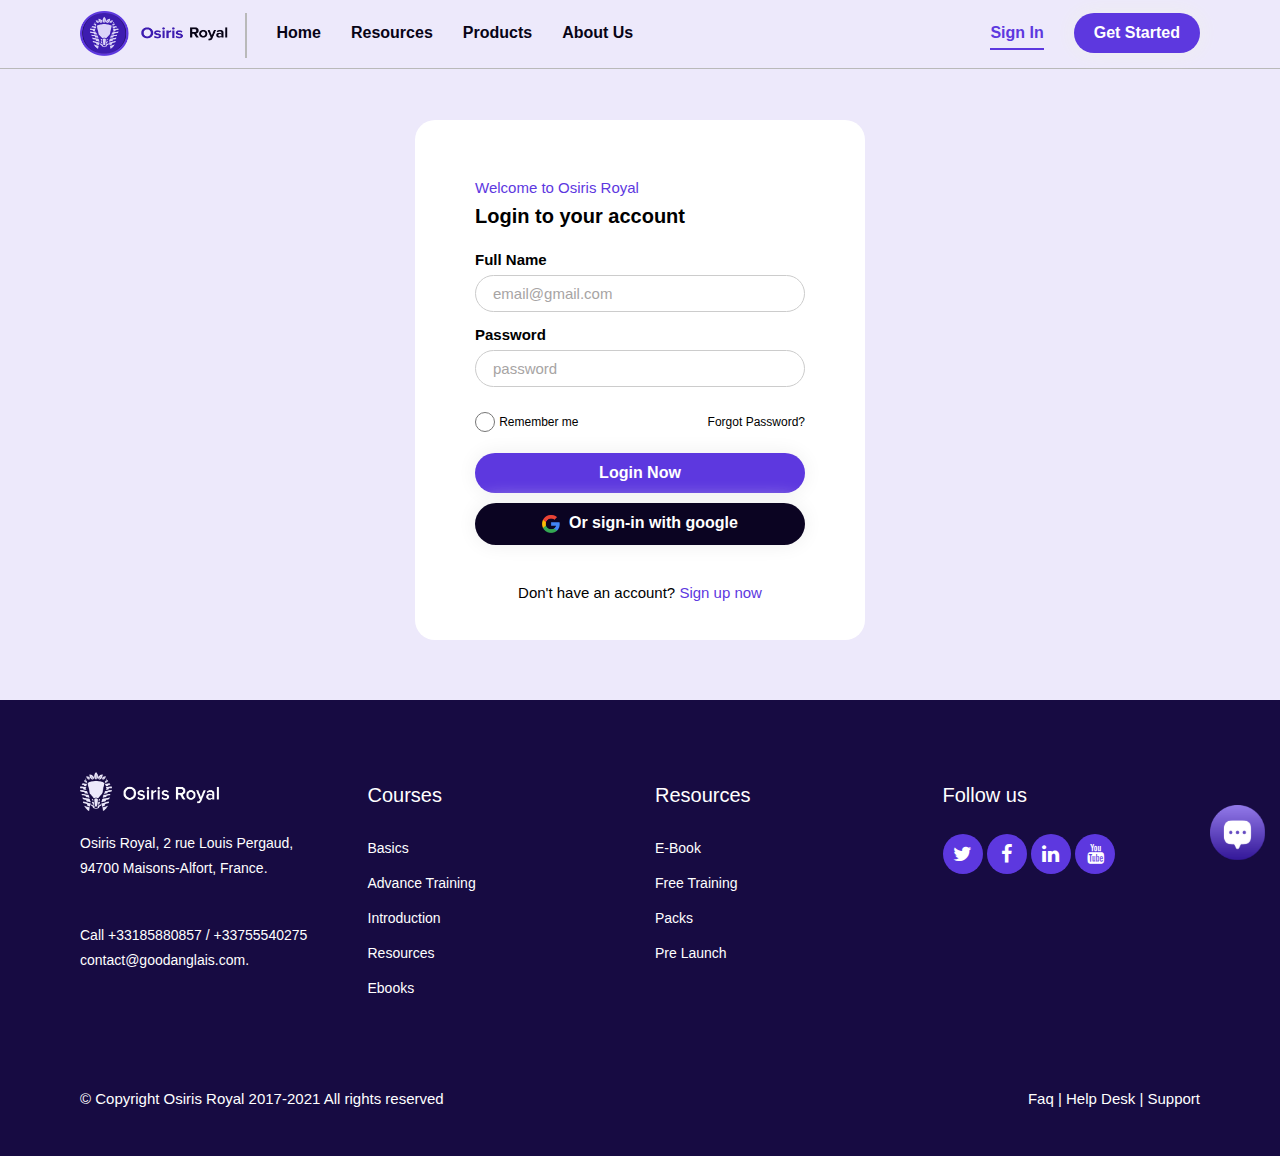
<file: sign_in.html>
<!DOCTYPE html>
<html lang="en">
   <head>
      <title>Osrsis</title>
      <meta charset="utf-8">
      <meta name="viewport" content="width=device-width, initial-scale=1">
      <link rel="stylesheet" href="assets/bootstrap.min.css">
      <link rel=icon href=images/logo.jpeg sizes="16x16" type="image/jpef">
      <link rel="stylesheet" href="assets/w3.css">
      <link rel="stylesheet" href="assets/style.css">
      <link rel="stylesheet" href="https://cdnjs.cloudflare.com/ajax/libs/font-awesome/4.7.0/css/font-awesome.min.css">
      <script src="assets/jquery-3.5.1.min.js"></script>
      <script src="assets/javascript.js"></script>
      <script src="assets/bootstrap.min.js"></script>
   </head>
   <body id="myPage">
      <nav class="navbar navbar-default navbar-fixed-top">
         <div class="container">
            <div class="navbar-header">
               <button type="button" class="navbar-toggle" data-toggle="collapse" data-target="#myNavbar">
               <span class="icon-bar"></span>
               <span class="icon-bar"></span>
               <span class="icon-bar"></span>                        
               </button>
               <a class="navbar-brand" href="#myPage"><img src="images/HomePage/logo.png" alt="ARP L.L.C" class="logo-img-style">
               </a>
               <a class="navbar-brand">
                  <div class="menu-vr-line">
                  </div>
               </a>
            </div>
            <div class="collapse navbar-collapse" id="myNavbar">
               <ul class="nav navbar-nav">
                  <li><a href="index.html" >Home</a></li>
                  <li><a href="resources.html" >Resources</a></li>
                  <li><a href="products.html">Products</a></li>
                  <li><a href="about_us.html">About Us</a></li>
               </ul>
               <ul class="nav navbar-nav navbar-right">
                  <li><a href="sign_in.html" class="active-nav"> Sign In</a></li>
                  <li><a href="sign_up.html"><button class="btn-nav-manu main-col-bg">Get Started</button></a></li>
               </ul>
            </div>
         </div>
      </nav>
      <!-- semi courses -->
      <div id="catalog" class="w3-text-black bg-gray padding-top-100">
         <div class="container">
            <div id="id01" class="">
               <div class="w3-modal-content w3-border-radius-20">
                  <div class="w3-container padding-t-b">
                     <p class="main-col">Welcome to Osiris Royal</p>
                     <h4 class="w3-text-black font-w-700">Login to your account</h4>
                     <form class="" action="/action_page.php">
                        <br>
                        <p class="w3-text-black margin-t-b">Full Name</p>
                        <input class="w3-input w3-border w3-border-rad " placeholder="email@gmail.com" name="first" type="text">
                        <br>
                        <p class="w3-text-black margin-t-b">Password</p>
                        <input class="w3-input w3-border w3-border-rad" id="pass" name="pass" placeholder="password" type="password" required>
                        <br>
                        <div class="w3-left"><input class="w3-radio " type="radio" name="gender" value="male" > <span class="font-size-12"> Remember me</span></div>
                        <div class="w3-right font-size-12 top-m-14"><a href="#"> Forgot Password?</a></div>
                        <br><br> <br> 
                        <p><button class="btn-nav-login main-col-bg btn-100 font-w-700">Login Now</button></p>
                        <p><button class="btn-nav-login google-btn-col btn-100 w3-text-white font-w-700"><img src="images/Sign in/g-icon.png" class="google-icon"> &nbsp;Or sign-in with google</button></p>
                        <br><br>
                        <p class="w3-center">Don't have an account? <span class="main-col"><a href="sign_up.html">Sign up now</a></span></p>
                     </form>
                  </div>
               </div>
            </div>
         </div>
         <!--container-->
      </div>
      <!--footer-->
      <footer class="w3-padding-40">
         <div class="container">
            <div class="row w3-padding-32-top">
               <div class="col-xs-12 col-lg-3 col-md-6 col-sm-6 w3-padding-right-20">
                  <div class="w3-center-logo">
                     <img src="images/HomePage/logo-footer.png" alt="osris-logo" class="footer-logo">
                  </div>
                  <div class="caption w3-padding-40-top ">
                     <p class="footer-p-text footer-text-16 w3-text-white">Osiris Royal, 2 rue Louis Pergaud,
                        94700 Maisons-Alfort, France.
                     </p>
                  </div>
                  <div class="caption w3-padding-32-top ">
                     <p class="footer-p-text footer-text-16 w3-text-white">Call +33185880857 / +33755540275 
                        contact@goodanglais.com.
                     </p>
                  </div>
               </div>
               <div class="col-xs-12 col-lg-3 col-md-6 col-sm-6">
                  <h4 class="w3-padding-2-top w3-text-white">Courses</h4>
                  <div class="caption w3-padding-40-top ">
                     <p class="footer-p-text footer-text-16 w3-text-white">Basics</p>
                     <p class="footer-p-text footer-text-16 w3-text-white">Advance Training</p>
                     <p class="footer-p-text footer-text-16 w3-text-white">Introduction</p>
                     <p class="footer-p-text footer-text-16 w3-text-white">Resources</p>
                     <p class="footer-p-text footer-text-16 w3-text-white">Ebooks</p>
                  </div>
               </div>
               <div class=" col-xs-12 col-lg-3 col-md-6 col-sm-6">
                  <h4 class="w3-padding-2-top w3-text-white">Resources</h4>
                  <div class="caption w3-padding-40-top ">
                     <p class="footer-p-text footer-text-16 w3-text-white">E-Book</p>
                     <p class="footer-p-text footer-text-16 w3-text-white">Free Training</p>
                     <p class="footer-p-text footer-text-16 w3-text-white">Packs</p>
                     <p class="footer-p-text footer-text-16 w3-text-white">Pre Launch</p>
                  </div>
               </div>
               <div class="col-xs-12 col-lg-3 col-md-6 col-sm-6">
                  <h4 class="w3-padding-2-top w3-text-white">Follow us</h4>
                  <br>
                  <div class="icon-bar-2 f-h4">
                     <a href="#" class="twitter"><i class="fa fa-twitter"></i></a>
                     <a href="#" class="facebook"><i class="fa fa-facebook"></i></a>  
                     <a href="#" class="linkedin"><i class="fa fa-linkedin"></i></a>
                     <a href="#" class="youtube"><i class="fa fa-youtube"></i></a> 
                  </div>
               </div>
            </div>
            <!--row-->
            <div class="flex-container">
               <div>
                  <p>© Copyright Osiris Royal 2017-2021 All rights reserved</p>
               </div>
               <div>
                  <p>Faq | Help Desk | Support</p>
               </div>
            </div>
         </div>
         <!--container-->
      </footer>
      <div class="chat-icon"><a href='#' target='_blank'><img src="images/AboutUs/chat-icon.png" class="chat-icon-style"></a></div> 
   </body>
</html>
</file>
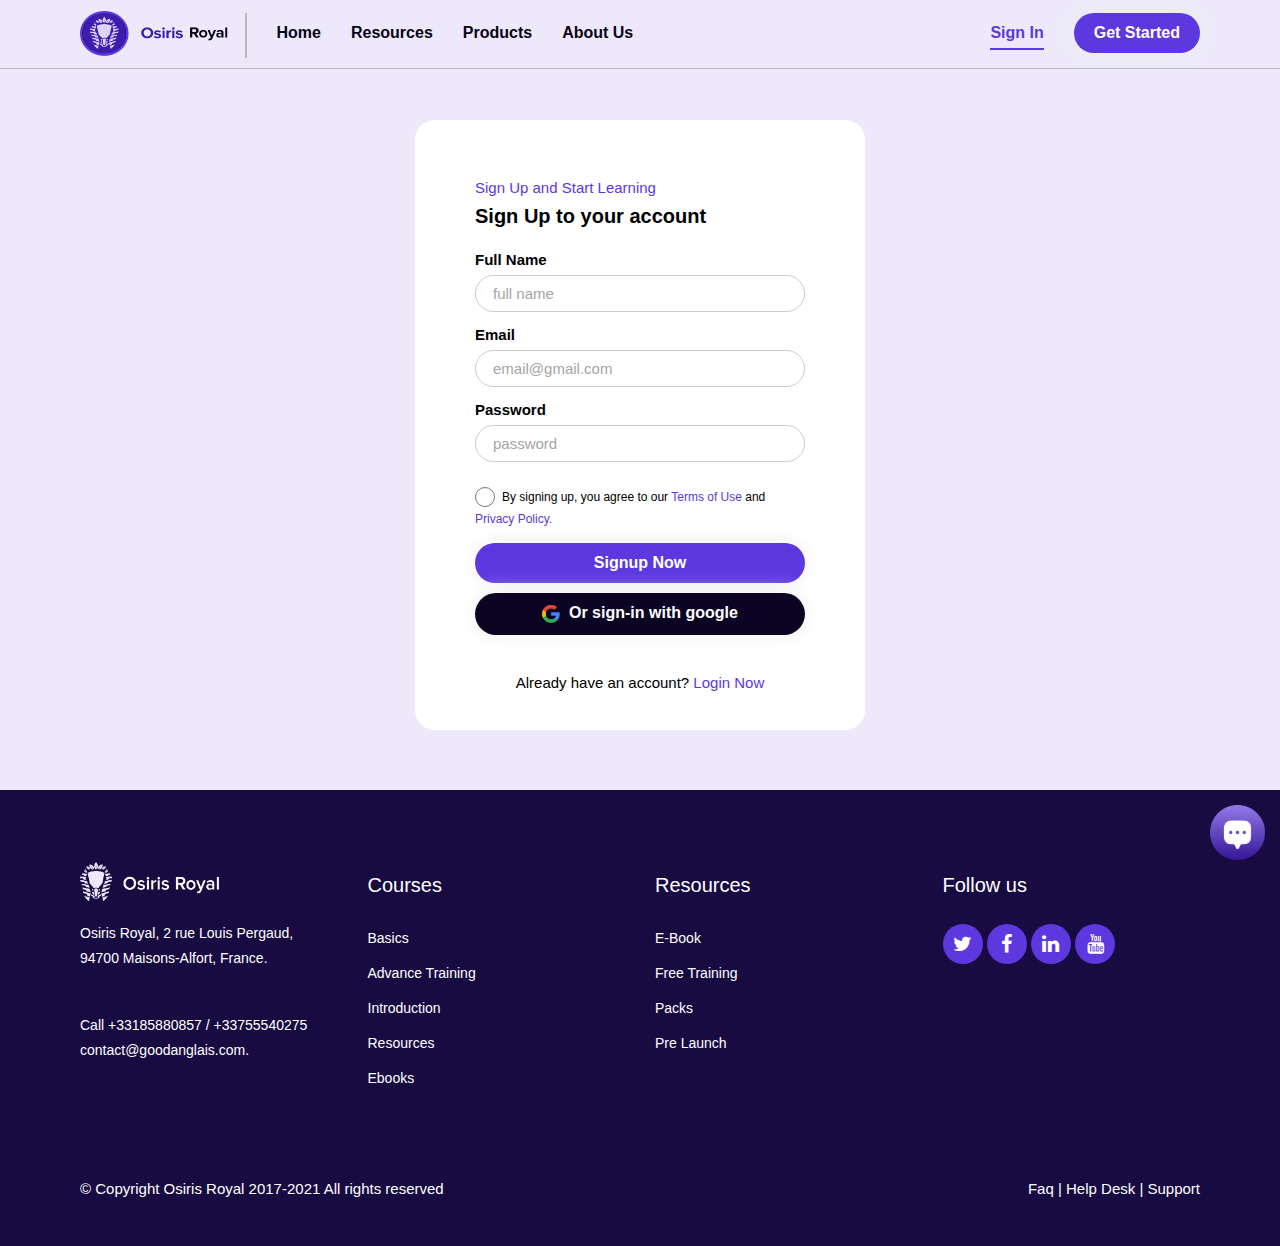
<file: sign_up.html>
<!DOCTYPE html>
<html lang="en">
   <head>
      <title>Osrsis</title>
      <meta charset="utf-8">
      <meta name="viewport" content="width=device-width, initial-scale=1">
      <link rel="stylesheet" href="assets/bootstrap.min.css">
      <link rel=icon href=images/logo.jpeg sizes="16x16" type="image/jpef">
      <link rel="stylesheet" href="assets/w3.css">
      <link rel="stylesheet" href="assets/style.css">
      <link rel="stylesheet" href="https://cdnjs.cloudflare.com/ajax/libs/font-awesome/4.7.0/css/font-awesome.min.css">
      <script src="assets/jquery-3.5.1.min.js"></script>
      <script src="assets/javascript.js"></script>
      <script src="assets/bootstrap.min.js"></script>
   </head>
   <body id="myPage">
      <nav class="navbar navbar-default navbar-fixed-top">
         <div class="container">
            <div class="navbar-header">
               <button type="button" class="navbar-toggle" data-toggle="collapse" data-target="#myNavbar">
               <span class="icon-bar"></span>
               <span class="icon-bar"></span>
               <span class="icon-bar"></span>                        
               </button>
               <a class="navbar-brand" href="#myPage"><img src="images/HomePage/logo.png" alt="ARP L.L.C" class="logo-img-style">
               </a>
               <a class="navbar-brand">
                  <div class="menu-vr-line">
                  </div>
               </a>
            </div>
            <div class="collapse navbar-collapse" id="myNavbar">
               <ul class="nav navbar-nav">
                  <li><a href="index.html" >Home</a></li>
                  <li><a href="resources.html" >Resources</a></li>
                  <li><a href="products.html">Products</a></li>
                  <li><a href="about_us.html">About Us</a></li>
               </ul>
               <ul class="nav navbar-nav navbar-right">
                  <li><a href="sign_in.html" class="active-nav"> Sign In</a></li>
                  <li><a href="sign_up.html"><button class="btn-nav-manu main-col-bg">Get Started</button></a></li>
               </ul>
            </div>
         </div>
      </nav>
      <!-- semi courses -->
      <div id="catalog" class="w3-text-black bg-gray padding-top-100">
         <div class="container">
            <div id="id01" class="">
                <div class="w3-modal-content w3-border-radius-20">
                   <div class="w3-container padding-t-b">
                      <p class="main-col">Sign Up and Start Learning</p>
                      <h4 class="w3-text-black font-w-700">Sign Up to your account</h4>
                      
                      <form class="" action="/action_page.php">
                         <br>
                         <p class="w3-text-black margin-t-b">Full Name</p>
                         <input class="w3-input w3-border w3-border-rad " placeholder="full name" name="first" type="text">
                         <br>
                         <p class="w3-text-black margin-t-b">Email</p>
                         <input class="w3-input w3-border w3-border-rad " placeholder="email@gmail.com" name="first" type="email">
                         <br>
                         <p class="w3-text-black margin-t-b">Password</p>
                         <input class="w3-input w3-border w3-border-rad" id="pass" name="pass" placeholder="password" type="password" required>
                         <br>
                         
                         <div class="w3-left"><input class="w3-radio " type="radio" name="gender" value="male" ><span class="font-size-12-agt">By signing up, you agree to our <span class="main-col">Terms of Use</span>
                            and <span class="main-col">Privacy Policy.</span>
                            </span></div>
                         <br><br> <br> <br>
                         <p><button class="btn-nav-login main-col-bg btn-100 font-w-700">Signup Now</button></p>
                         <p><button class="btn-nav-login google-btn-col btn-100 w3-text-white font-w-700"><img src="images/Sign in/g-icon.png" class="google-icon"> &nbsp;Or sign-in with google</button></p>
                         <br><br>
                         <p class="w3-center">Already have an account? <span class="main-col"><a href="sign_in.html">Login Now</a></span></p>
                      </form>
                   </div>
                </div>
             </div>
         </div><!--container-->
      </div>
      <!--footer-->
      <footer class="w3-padding-40">
         <div class="container">
            <div class="row w3-padding-32-top">
               <div class="col-xs-12 col-lg-3 col-md-6 col-sm-6 w3-padding-right-20">
                  <div class="w3-center-logo">
                     <img src="images/HomePage/logo-footer.png" alt="osris-logo" class="footer-logo">
                  </div>
                  <div class="caption w3-padding-40-top ">
                     <p class="footer-p-text footer-text-16 w3-text-white">Osiris Royal, 2 rue Louis Pergaud,
                        94700 Maisons-Alfort, France.
                     </p>
                  </div>
                  <div class="caption w3-padding-32-top ">
                     <p class="footer-p-text footer-text-16 w3-text-white">Call +33185880857 / +33755540275 
                        contact@goodanglais.com.
                     </p>
                  </div>
               </div>
               <div class="col-xs-12 col-lg-3 col-md-6 col-sm-6">
                  <h4 class="w3-padding-2-top w3-text-white">Courses</h4>
                  <div class="caption w3-padding-40-top ">
                     <p class="footer-p-text footer-text-16 w3-text-white">Basics</p>
                     <p class="footer-p-text footer-text-16 w3-text-white">Advance Training</p>
                     <p class="footer-p-text footer-text-16 w3-text-white">Introduction</p>
                     <p class="footer-p-text footer-text-16 w3-text-white">Resources</p>
                     <p class="footer-p-text footer-text-16 w3-text-white">Ebooks</p>
                  </div>
               </div>
               <div class=" col-xs-12 col-lg-3 col-md-6 col-sm-6">
                  <h4 class="w3-padding-2-top w3-text-white">Resources</h4>
                  <div class="caption w3-padding-40-top ">
                     <p class="footer-p-text footer-text-16 w3-text-white">E-Book</p>
                     <p class="footer-p-text footer-text-16 w3-text-white">Free Training</p>
                     <p class="footer-p-text footer-text-16 w3-text-white">Packs</p>
                     <p class="footer-p-text footer-text-16 w3-text-white">Pre Launch</p>
                  </div>
               </div>
               <div class="col-xs-12 col-lg-3 col-md-6 col-sm-6">
                  <h4 class="w3-padding-2-top w3-text-white">Follow us</h4>
                  <br>
                  <div class="icon-bar-2 f-h4">
                     <a href="#" class="twitter"><i class="fa fa-twitter"></i></a>
                     <a href="#" class="facebook"><i class="fa fa-facebook"></i></a>  
                     <a href="#" class="linkedin"><i class="fa fa-linkedin"></i></a>
                     <a href="#" class="youtube"><i class="fa fa-youtube"></i></a> 
                  </div>
               </div>
            </div><!--row-->
            <div class="flex-container">
                  <div><p>© Copyright Osiris Royal 2017-2021 All rights reserved</p></div>
                  <div><p>Faq | Help Desk | Support</p></div>
            </div>     
         </div><!--container-->
      </footer>
      <div class="chat-icon"><a href='#' target='_blank'><img src="images/AboutUs/chat-icon.png" class="chat-icon-style"></a></div> 
   </body>
</html>
</file>
<file: assets/style.css>
body {
  font-family: 'proxima-nova', sans-serif;
  font-weight: 400;
  font-style: normal;
  line-height: 1.0;
  color: #818181;
  }
  h1,h2,h2,h4,h5,h6{
  font-family: 'proxima-nova', sans-serif;
  }
  html{
  scroll-behavior: smooth;
  }
  h1{
  font-size:50px!important;
  }
  .top-course-text{
  font-size:18px;
  line-height:22px;
  }
  ::placeholder {
  color: rgb(167, 164, 164) !important;
  padding-left:8px;
  }
  :-ms-input-placeholder { /* Internet Explorer 10-11 */
  color: rgb(167, 164, 164) !important;
  padding-left:8px;
  }
  ::-ms-input-placeholder { /* Microsoft Edge */
  color: rgb(167, 164, 164) !important;
  padding-left:8px;
  }
  .w3-padding-2-top{
  padding-top:2px;
  }
  .icon-bar-2 {
  margin-left: auto;
  margin-right: auto;
  }
  .icon-bar-2 a {
  display: inline-block;
  text-align: center;
  padding:10px;
  width:40px;
  height:40px;
  border-radius:50%;
  transition: all 0.3s ease;
  color: white;
  font-size: 20px;
  margin-top:3px;
  }
  .icon-bar-2 a:hover {
  background-color: white;
  color:#5d38df;
  }
  /*icon bar*/
  .facebook {
  background-color: #5d38df ;
  color: white;
  } 
  .twitter {
  background-color: #5d38df ;
  color: white;
  }
  .instagram {
  background-color: #5d38df ;
  color: white;
  }
  .linkedin {
  background-color: #5d38df ;
  color: white;
  }
  .youtube {
  background-color: #5d38df ;
  color: white;
  }
  /*overlay images*/
  .containerr {
  position: relative;
  width: 100%;
  }
  .containerr  .image {
  display: block;
  width: 100%;
  height:200px;
  background:white;
  object-fit:cover;
  }
  .overlayy {
  position: absolute;
  top: 0;
  bottom: 0;
  left: 0;
  right: 0;
  height: 100%;
  width: 100%;
  opacity: 0;
  transition: .2s ease;
  background-color:rgba(93, 56, 223,0.7);
  border-radius:20px;
  cursor:pointer;
  }  
  .containerr:hover .overlayy {
  opacity: 1;
  }
  .w3-padding-top-100{
  padding-top:100px;
  }
  .padding-40-center{
  text-align: center!important;
  padding: 40px 0px 40px 0px!important;
  }
  .containerr .text {
  color: white;
  font-size: 20px;
  position: absolute;
  top: 50%;
  left: 50%;
  -webkit-transform: translate(-50%, -50%);
  -ms-transform: translate(-50%, -50%);
  transform: translate(-50%, -50%);
  text-align: center;
  }
  .edu-p-text{
  font-size:15px;
  line-height:26px!important;
  }
  .width-20{
  width:20px;
  }
  .dot-style{
  width:10px;height:10px;border-radius:50%;
  margin-top:3px;
  }
  .w3-border-radius-20{
  border-radius:20px;
  }
  .w3-padding-40-bottom{
  padding-bottom: 40px;
  }
  .main-col{
  color:#5d38df !important;
  }
  .main-col-bg{
  background-color:#5d38df !important;
  }
  .header-small-text{
  line-height: 28px!important;
  font-size: 18px!important;
  }
  .text-col{
  color: #080416!important;
  }
  .w3-padding-40-top{
  padding-top:40px;
  }
  .cat-con-style{
  background:white;transform:translateY(-17px);border-radius:20px;
  }
  .catalog-text{
  font-size:13px;
  line-height:16px;
  }
  .cat-img-style{width:100%;height:200px;border-radius:20px 20px 0px 0px!important;}
  /*navigation style*/
  .bg-gray{background-color: #ede9fb;}
  .jumbotron {
  background-color: #ede9fb;
  color: #fff;
  padding: 120px 0px 80px 0px;
  font-family: 'proxima-nova', sans-serif;
  }
  .container-fluid {
  padding: 0px 50px;
  }
  .font-w-700{
  font-weight: 700;
  }
  .w3-padding-16-top{
  padding-top:16px;
  }
  .w3-padding-32-top{
  padding-top:32px;
  }
  .w3-padding-48-top{
  padding-top:48px;
  }
  .menu-vr-line{
  width:1.5px;height:45px;background:#b9b9b9;margin-top:-10px;
  }
  .navbar {
  background-color: #ede9fb;
  z-index: 9999;
  border: 0;
  font-size: 16px !important;
  font-weight: 700;
  border-bottom:1.5px solid #b9b9b9;
  border-radius: 0;
  font-family: 'proxima-nova', sans-serif;
  padding:8px 0px 0px 0px;
  }
  .navbar-default .navbar-nav>li>a{
  color:#080416;
  padding: 0px 0px 5px 0px !important;
  margin:15px 15px 15px 15px;
  }
  .navbar-nav li a:hover, .navbar-nav li.active a {
  color: #5d38df  !important;
  }
  .navbar-default .navbar-toggle {
  border-color: transparent;
  color: #fff !important;
  background-color:#5d38df  !important;
  }
  footer {
  background-color:#170b42;
  }
  .font-size-35{
  font-size:35px;
  }
  .w3-padding-right-30{
  padding-right: 30px;
  }
  .w3-margin-bottom-15{
  margin-bottom:16px;
  }
  .w3-margin-bottom-25{
  margin-bottom: 25px;
  }
  .inst-text{
  font-size:18px;
  color:white;
  line-height:32px;
  }
  /*bacground parralax*/
  /* Create a Parallax Effect */
  .bgimg-1 {
  background-attachment: fixed;
  background-position: center;
  background-repeat: no-repeat;
  background-size: cover;
  }
  .bg-2 {
  background-color: #5d38df;
  padding:60px 0px 60px 0px
  }
  /* First image (Logo. Full height) */
  .bgimg-1 {
  background-image: url('../images/HomePage/bg1.png');
  padding:30px 0px 60px 0px
  }
  .footer-text-16{
  font-size:14px;
  }
  /*Gradient Button*/
  .btn-grad-acc-access:hover{background-color:#35199a;color:white}
  .btn-grad-acc-access {
  padding: 13px 22px;
  text-align: center;
  transition: 0.5s;
  background-size: 200% auto;
  color: white;            
  box-shadow: 0 0 20px #eee;
  border-radius: 50px;
  display: inline-block;
  border:none;outline:none;
  cursor:pointer;
  font-size:18px;
  background-color: #d4d1e2;
  width:100%;
  }
  .btn-grad-acc {
  padding: 13px 22px;
  text-align: center;
  transition: 0.5s;
  background-size: 200% auto;
  color: white;            
  box-shadow: 0 0 20px #eee;
  border-radius: 50px;
  display: inline-block;
  border:none;outline:none;
  cursor:pointer;
  font-size:18px;
  background-image: linear-gradient(to right, #35199a  0%, #947bea 51%, #314755  100%);
  width:100%;
  }
  .btn-nav:hover {background-color:white!important;color:#35199a!important;border: 2px solid #35199a;}
  .btn-nav-manu:hover {background-color:white!important;color:#35199a!important;border: 2px solid #35199a;}
  .btn-nav-login:hover {background-color:white!important;color:#35199a!important;border: 2px solid #35199a;}
  .btn-nav-border:hover{background-color:#5d38df ;color:white}
  .btn-grad {
  padding: 13px 32px;
  text-align: center;
  transition: 0.5s;
  background-size: 200% auto;
  color: white;            
  box-shadow: 0 0 20px #eee;
  border-radius: 50px;
  display: inline-block;
  border:none;outline:none;
  cursor:pointer;
  font-size:18px;
  background-image: linear-gradient(to right, #35199a  0%, #947bea 51%, #314755  100%)
  }
  .w3-padding-10{
  padding:10px 0px 10px 0px;
  }
  .btn-nav-border{
  padding: 7px 28px 7px 28px;
  text-align: center;
  transition: 0.5s;        
  box-shadow: 0 0 20px #eee;
  border-radius: 50px;
  display: block;
  border:none;outline:none;
  cursor:pointer;
  font-size:13px; 
  margin:6px 0px 0px 0px;
  border:2px solid #5d38df ;
  color:#5d38df;
  background-color: transparent;
  }
  .btn-nav-login{
  padding: 12px 20px 12px 20px;
  text-align: center;
  color: white;            
  box-shadow: 0 0 20px #eee;
  border-radius: 50px;
  display: block;
  border:none;
  outline:none;
  cursor:pointer;
  font-size:16px; 
  margin:6px 0px 0px 0px;
  }
  .btn-nav-manu{
    padding: 10px 20px 10px 20px;
    text-align: center;
    color: white;            
    box-shadow: 0 0 20px #eee;
    border-radius: 50px;
    display: block;
    border:none;
    outline:none;
    cursor:pointer;
    font-size:16px; 
    margin:-10px 0px -5px 0px;
    width:100%;
    }
  .btn-nav{
  padding: 12px 20px 12px 20px;
  text-align: center;
  color: white;            
  box-shadow: 0 0 20px #eee;
  border-radius: 50px;
  display: block;
  border:none;
  outline:none;
  cursor:pointer;
  font-size:16px; 
  margin:6px 0px 0px 0px;
  }
  .back-hp-btn{
  padding: 15px 30px 15px 30px;
  text-align: center;
  transition: 0.5s;
  color: white;            
  box-shadow: 0 0 20px #eee;
  border-radius: 50px;
  border:none;outline:none;
  cursor:pointer;
  font-size:18px;
  }
  .back-hp-btn:hover{background-color:white!important;color:#35199a!important;}
  .btn-form{
  text-align: center;
  transition: 0.5s;
  color: white;            
  box-shadow: 0 0 20px #eee;
  border-radius: 50px;
  display: block;
  border:none;outline:none;
  cursor:pointer;
  font-size:16px; 
  }
  .btn-grad:hover {
  background-position: right center; /* change the direction of the change here */
  color: #fff;
  text-decoration: none;
  }
  /*Home-Search-Bar*/
  .wrapper {
  position: relative;
  display: flex;
  min-width: 100px;
  }
  .search {
  border: none;
  border-radius: 50px;
  height: 45px;
  width: 100%;
  padding: 2px 0px 2px 20px;
  outline: 0;
  background-color: #ede9fb;
  }
  .search-icon {
  position: absolute;
  top: 5px;
  right: 8px;
  background:#5d38df;
  padding:10px 25px;
  outline:none;
  border:none;
  color:white;
  border-radius:50px;
  font-size:16px;
  }  
  .search:hover, .search:focus {
  border: 1px solid #009688;
  background-color: white;
  }
  .w3-padding-right-20{
  padding-right:40px!important;
  }
  .w3-padding-left-20px{
  padding-left:200px!important;
  }
  /* Extra small devices (phones, 600px and down) */
  @media only screen and (max-width: 600px) {
  .padding-t-b{
  padding:60px 30px 30px 30px!important;
  }
  .w3-padding-40-top {
  padding-top:20px;
  }
  .wrapper{
  display: flex;
  justify-content: center;
  align-items: center;	
  }
  .box{
  width: 100%;
  height: 55px;
  background-color: white;
  border-radius: 30px;
  display: flex;
  align-items: center;
  padding: 20px;
  }
  .box > i {
  font-size: 20px;
  color: #777;
  }
  .box > input{
  flex: 1;
  height: 40px;
  border: none;
  outline: none;
  font-size: 18px;
  padding-left: 0px;
  }
  .box > button{
  padding:14px 20px!important;
  }
  .box > button:hover{
  background:#ede9fb!important;
  color:#35199a;
  }
  h4{
  font-size:24px;
  }
  .w3-xxlarge {
  font-size: 30px!important;
  }
  .logo-img-style{  
  margin-top:-21px;  
  padding:5px 0px 5px 0px!important;
  }
  .navbar-toggle{
  margin-top:4px!important;
  background-color:#5d38df  !important;
  }
  .menu-vr-line{
  display:none;
  }
  h1{
  font-size:35px!important;
  }
  .padding-top-80{
  padding-top:40px!important;
  }
  .mask-image{
  width:100%!important;
  }
  .logo-img-style{  
  margin-top:-21px!important;  
  padding:5px;
  }
  .crypto{
  text-align: center;
  }
  .w3-padding-40-inst{
  padding:60px 0px 0px 0px;
  }
  .top-course-text{
  font-size:18px;
  line-height:22px;
  }
  .footer-text-16{
  font-size:14px;
  padding:0px 5px 0px 5px;
  }
  .f-h4{
  text-align: left;
  }
  .footer-logo{
  width:50%;
  }
  }
  /* Small devices (portrait tablets and large phones, 600px and up) */
  @media only screen and (min-width: 600px) {
  .active-nav{
  color: #5d38df !important;
  }
  .navbar-toggle{
  margin-top:4px!important;
  background-color:#5d38df  !important;
  }
  .logo-img-style{  
  margin-top:-21px;  
  padding:5px 0px 5px 0px!important;
  }
  .crypto{
  text-align: center;
  }
  .logo-img-style{  
  margin-top:-22px!important;  
  padding:5px;
  }
  .menu-vr-line{
  display:none;
  }
  .footer-logo{
  width:80%;
  }
  .w3-padding-40-inst{
  padding:60px 5px 0px 5px;
  }
  .footer-p-text{
  line-height: 25px;
  }
  .signup-text{
  font-size:18px!important;
  }
  }
  /* Medium devices (landscape tablets, 768px and up) */
  @media only screen and (min-width: 768px) {  .active-nav{
  color: #5d38df !important;
  border-bottom:2px solid #5d38df !important;
  }
  .w3-padding-40-top{
  padding-top:20px!important;
  } 
  .footer-logo{
  width:60%;
  }
  .padding-top-80{
  padding-top:40px;
  }
  .menu-vr-line{
  display:block;
  }
  .logo-img-style{    
  margin-top: -20px!important;
  padding:5px;
  }
  .w3-padding-40-inst{
  padding:0px 25px 0px 5px;
  }
  }
  /* Large devices (laptops/desktops, 992px and up) */
  @media only screen and (min-width: 992px) {  .active-nav{
  color: #5d38df !important;
  border-bottom:2px solid #5d38df !important;
  }
  .crypto{
  text-align: left;
  }
  .padding-top-80{
  padding-top:30px!important;
  }
  .logo-img-style{    
  margin-top: -18px!important;
  padding:5px;
  }
  .w3-padding-40-inst{
  padding:20px 20px 0px 20px;
  }
  }
  /* Extra large devices (large laptops and desktops, 1200px and up) */
  @media only screen and (min-width: 1200px) {  .active-nav{
  color: #5d38df !important;
  border-bottom:2px solid #5d38df !important;
  }
  .w3-padding-40-inst{
  padding:50px 100px 0px 100px;
  }
  .padding-top-80{
  padding-top:80px!important;
  }
  .logo-img-style{    
  margin-top: -17px!important;
  padding:5px;
  }
  }
  @media only screen and (min-width: 1500px) {  .active-nav{
  color: #5d38df !important;
  border-bottom:2px solid #5d38df !important;
  }
  .w3-padding-40-inst{
  padding:50px 180px 0px 180px;
  }
  }
  /*horizontal list b*/
  .horizontal-list-b ul {
  list-style-type: none;
  margin: 0;
  padding: 0;
  overflow: hidden;
  }
  .horizontal-list-b ul li  {
  display: inline-block;
  color: white;
  text-align: center;
  margin:0px 0px 0px 0px;
  text-decoration: none;
  }
  .horizontal-list-b ul li:nth-child(2) {
  margin:0px 0px 0px 20px;
  }
  /*Horizontal user list*/
  .horizontal-list ul {
  list-style-type: none;
  margin: 0;
  padding: 0;
  overflow: hidden;
  }
  .horizontal-list ul li  {
  display: inline-block;
  color: white;
  text-align: center;
  margin:10px 0px 10px -15px;
  text-decoration: none;
  }
  .horizontal-list ul li:nth-child(1) {
  margin:10px 0px 10px 0px;
  }
  .horizontal-list ul li:nth-child(4) {
  margin:10px 0px 10px 10px;
  }
  .horizontal-list ul li a:hover {
  background-color: #111111;
  }
  .list-img-style{
  width:50px;height:50px;
  border:2px solid #ffff;
  border-radius:50%;
  }
  .slide-img-style{
  width:70px;height:70px;
  border:2px solid #ffff;
  border-radius:50%;
  }
  .w3-content-2{
  margin-left: auto;
  margin-right: auto;
  max-width:680px;
  }
  .service-img{
  width:50%;
  }
  .mask-image{
  width:100%;
  }
  .padding-top-80{
  padding-top:80px;
  }
  .course-text{
  line-height: 40px!important;
  font-size: 25px!important;
  }
  .logo-img-style{    
  width:150px;
  height:55px;
  margin-top: -16px;
  padding:5px;
  }
  .w3-padding-40{
  padding:40px 0px 40px 0px;
  }
  .wrapper{
  display: flex;
  justify-content: center;
  align-items: center;	
  }
  .box{
  width: 100%;
  height: 55px;
  background-color: white;
  border-radius: 30px;
  display: flex;
  align-items: center;
  padding: 20px;
  }
  .box > i {
  font-size: 20px;
  color: #777;
  }
  .box > input{
  flex: 1;
  height: 40px;
  border: none;
  outline: none;
  font-size: 18px;
  padding-left: 10px;
  width:100%;
  }
  .box > button{
  margin:0px -10px 0px 0px;
  padding:14px 40px;
  }
  .box > button:hover{
  background:#ede9fb!important;
  color:#35199a;
  }
  @media (min-width: 767px) and (max-width: 992px) { 
  .w3-padding-top-100{
  padding-top:150px!important;
  }
  }
  @media only screen and (max-width:767px){
  #courses h4{
  padding-top:5px;
  }
  
  .payment-flex-con{
  display:flex;
  flex-direction: column;
  }
  .w3-modal-two{
  padding-left:25px!important;
  padding-right:25px!important;
  }
  .w3-modal{
    padding-left:20px!important;
    padding-right:20px!important;
    }
  #educate, .white-circle, .green-circle{
  text-align: center;
  }
  .pd-tick-list-text{
  text-align: left;
  font-size:12px!important;
  }
  .active-nav{
  background-color: #5d38df !important;
  color:white!important;
  padding:10px!important; 
  border-radius: 50px;
  }
  .text-centered{
  text-align:center;
  }
  .navbar-default .navbar-nav>li>a{
  color:#080416;
  padding: 7px 0px 6px 12px !important;
  margin:16px 15px 15px 15px;
  }
  .btn-nav{
  padding: 12px 20px 12px 20px;
  text-align: center;
  transition: 0.5s;
  color: white;            
  box-shadow: 0 0 20px #eee;
  border-radius: 50px;
  display: block;
  border:none;outline:none;
  cursor:pointer;
  font-size:16px; 
  margin:6px 0px 0px 16px!important;
  }
  .signup-text{
  font-size:18px;
  line-height:22px;
  text-align: center;
  }
  .footer-p-text{
  text-align: center;
  line-height: 35px;
  }
  .footer  .footer-text-16{
  font-size:14px;
  text-align: center!important;
  }
  .navbar-toggle .icon-bar{
  background-color: white!important;
  }
  #crypto .price-style {
  padding-top:5px!important;
  }
  .icon-bar-2,#instructor,.name-style{
  text-align:center!important;
  }
  .course-text{
  text-align:center;
  }
  footer h4{
  text-align: center!important;
  padding-top:40px!important;
  }
  #email h2{
  text-align: center;
  }
  .w3-center-logo{
  display:inline-block!important;width:auto!important;
  text-align:center!important;
  }
  .flex-container {
  display: flex;
  justify-content:space-between; 
  flex-wrap: wrap;
  margin-top:80px;
  flex-direction: column-reverse;
  }
  .flex-container > div {
  color:white;
  text-align: center;
  }
  .edu-img-style{
  width:40px!important;height:80px!important;
  position: absolute;top:-30px!important;left:120px!important;
  }
  }
  /*rating stars*/
  .rating-stars ul {
  list-style-type: none;
  margin: 0;
  padding: 0;
  overflow: hidden;
  }
  .rating-stars ul li  {
  display: inline-block;
  color: white;
  text-align: center;
  padding: 16px 1px 16px 1px;
  text-decoration: none;
  }
  .rating-stars ul li i{
  color:#ffcb45;
  font-size:18px;
  }
  .rating-stars ul li i:hover {
  color: #35199a;
  }
  .carousel .carousel-indicators li.active {background-color: #35199a;}
  .carousel .carousel-indicators li {background-color: #b9b9b9;}
  #crousal p{
  line-height:20px;
  }
  /*footer*/
  .flex-container {
  display: flex;
  justify-content:space-between; 
  flex-wrap: wrap;
  margin-top:80px;
  }
  .flex-container > div {
  color:white; 
  }
  .edu-img-style{
  width:55px;height:120px;
  position: absolute;top:-50px;left:110px;
  }
  .margin-top-bot{
  margin:40px 0px 40px 0px;
  }
  /*accordion*/
  /*product details container overlay*/
  .container-pd {
  position: relative;
  width: 100%;
  }
  .container-pd  .image {
  display: block;
  width: 100%;
  height:200px;
  background:white;
  object-fit:cover;
  }
  .overlay-pd {
  position: absolute;
  top: 0;
  bottom: 0;
  left: 0;
  right: 0;
  height: 100%;
  width: 100%;
  opacity: 0;
  transition: .2s ease;
  background-color:rgba(0,0,0,0.7);
  border-radius:20px;
  cursor:pointer;
  }  
  .container-pd .overlay-pd {
  opacity: 1;
  }
  .container-pd .text {
  color: white;
  font-size: 20px;
  position: absolute;
  top: 50%;
  left: 50%;
  -webkit-transform: translate(-50%, -50%);
  -ms-transform: translate(-50%, -50%);
  transform: translate(-50%, -50%);
  text-align: center;
  }
  .w3-margin-top-acc{
  margin-top:10px;
  }
  .margin-top-2{
  margin-top:-2px;
  }
  /*accordion*/
  .accordionn {
  background-color: #cac3e6;
  color: #444;
  cursor: pointer;
  padding: 18px;
  width: 100%;
  border: none;
  text-align: left;
  outline: none;
  font-size: 18px;
  transition: 0.4s;
  font-weight:bold;
  }
  .accordionn .active, .accordionn:hover {
  background-color: #b1a3eb;
  }
  .accordionn:after {
  content: '\276f';
  color: #777;
  float: left;
  margin-left: 5px;
  transform: rotateZ(90deg);
  font-size:15px;
  }
  .acc-active:after {
  content: "\276f";
  transform: rotateZ(270deg);
  }
  .panel {
  padding: 0 0px!important;
  margin: 0px !important;
  background-color: white;
  max-height: 0;
  overflow: hidden;
  transition: max-height 0.2s ease-out;
  }
  span.ml-15{
  margin-left:15px;
  }
  .pd-circle{
  width:10px;
  height:10px;
  background:black;
  border-radius: 50%;
  margin: 4px 0px 0px 2px;
  }
  .pd-list-text{
  font-size:18px;
  margin-left:-5px;
  color:black;
  }
  .pd-tick-circle{
  width:28px;
  height:28px;
  border-radius: 50%;
  margin: -4px 0px 12px 2px;
  padding:6px 6px 7px 7px;
  }
  .pd-tick-list-text{
  margin-left:-5px;
  color:black;
  font-size: 18px;
  }
  .green-circle{
  width:60px;
  height:60px;
  border-radius: 50%;
  background-color: white;
  font-size:32px;
  padding:15px 16px 10px 15px;
  font-weight: bold;
  display:inline-block;
  }
  .white-circle{
  width:50px;
  height:50px;
  border-radius: 50%;
  background-color: white;
  font-size:32px;
  padding:10px 16px 10px 15px;
  font-weight: bold;
  display:inline-block;
  }
  .w3-padding-top-70{
  padding-top:70px;
  }
  .margin-t-b{
  margin-bottom:8px;
  font-weight: bold;
  }
  .margin-t-5{
  padding-top:-5px;
  }
  .padding-t-b{
  padding:60px 60px 30px 60px;
  }
  .font-size-12{
  font-size:12px;
  }
  .font-size-12-agt{
  font-size:12px;
  line-height: 22px;
  margin-left:7px;
  }
  .close-circle{
  width:30px;
  height:30px;
  border-radius: 50%;
  background-color: #5d38df;
  padding:6px 0px 0px 9px;
  font-weight: bold;
  display:inline-block;
  cursor: pointer;
  position: absolute;top:10px;right:10px;
  }
  .close-circle:hover{background-color:black;}
  .close-circle i{
  font-size:16px;
  color:white;
  }
  .btn-100{
  border-radius:50px;width:100%;
  }
  .top-m-14{
  margin-top:14px;
  }
  .w3-border-rad{
  border-radius:50px;
  }
  .padding-top-100{
  padding:120px 0px 60px 0px;
  }
  .google-btn-col{
  background-color: #0b0422;
  }
  .google-icon{
  width:18px;height:18px;
  }
  .col-no-padding
  {
  padding-left: 0 !important;
  padding-right: 0 !important;
  }
  .payment-flex-con{
  display:flex;
  }
  .flex-1{
  flex:1;
  }
  .w3-redd{
  padding-bottom:8px;
  border-bottom:5px solid #5d38df!important;
  color:white;
  }
  .w3-bar button:hover{
  padding-bottom:8px;
  border-bottom:5px solid #5d38df!important;
  color:white;
  }  .w3-bar button{
  padding: 0px 0px 8px 0px !important;
  margin:0px 8px 0px 0px !important;
  }
  .payment-img-style{
  width:70px;height:40px;
  }
  .chat-icon {
    position: fixed;
    width: 55px;
    height: 55px;
    bottom: 40px;
    right: 15px;
    color: #FFF;
    border-radius: 50px;
    text-align: center;
    font-size: 30px;
    z-index: 100;
}
.chat-icon  .chat-icon-style{
  width:55px;height:55px;
}
</file>
